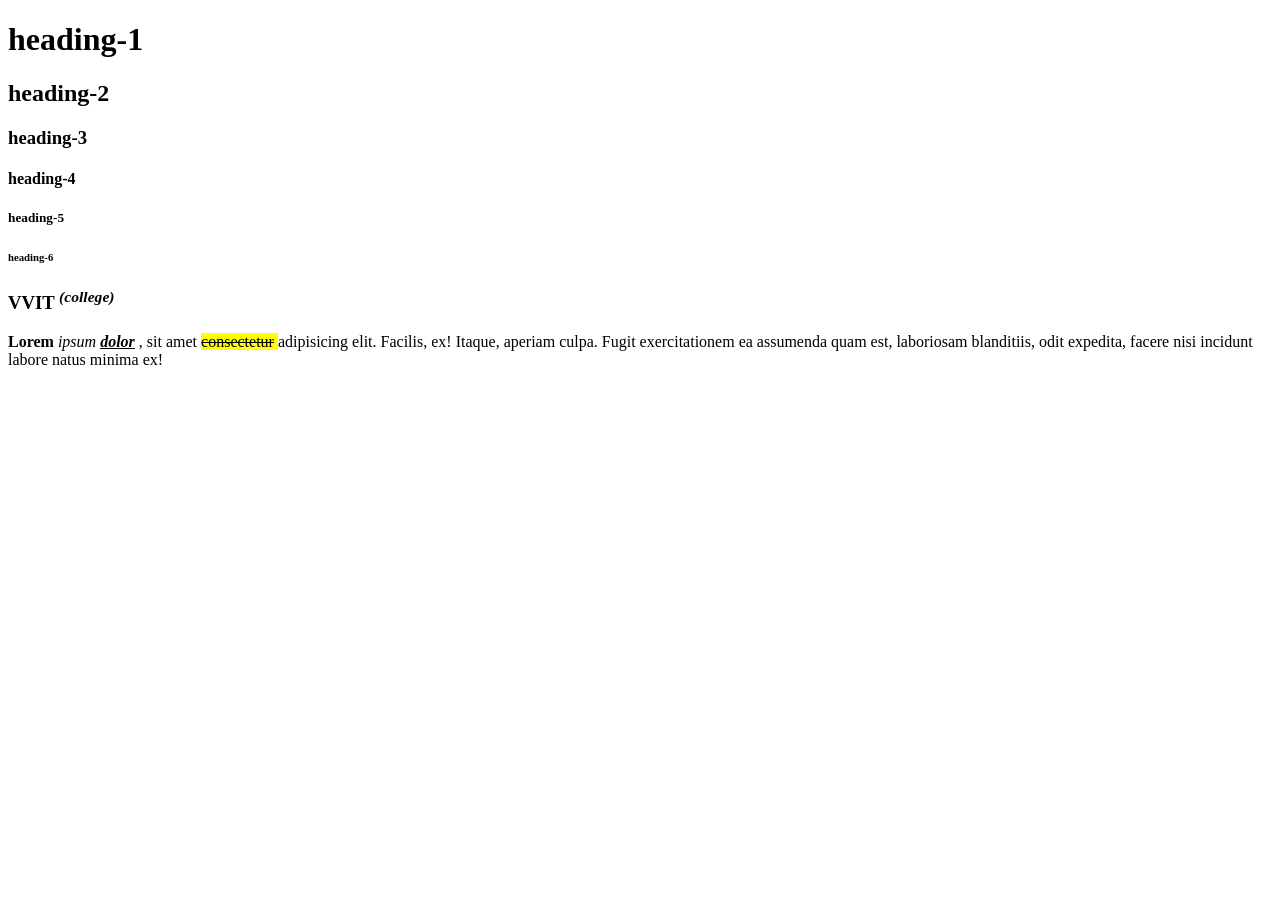
<file: Day2/index.html>
<!DOCTYPE html>
<html lang="en">

<head> <!--meta information , browser information (tab name , tab icon) , stylings  -->
    <meta charset="UTF-8">
    <meta name="viewport" content="width=device-width, initial-scale=1.0">
    <title>Sample HTML page</title> <!--title represent the tab data-->
    <link rel="icon"
        href="https://thumbs.dreamstime.com/b/amazon-logo-white-background-montreal-canada-july-printed-paper-98221126.jpg">
</head>

<body>

    <h1>heading-1</h1>
    <h2>heading-2</h2>
    <h3>heading-3</h3>
    <h4>heading-4</h4>
    <h5>heading-5</h5>
    <h6>heading-6</h6>


    <h3>VVIT <sup><i>(college)</i></sup> </h3>
    <p>
        <b>Lorem</b> <i>ipsum</i> 
        <em>
            <strong>
                <u>dolor</u>
            </strong>
        </em>

        , sit amet <mark>
            <strike>consectetur</strike>
        </mark> adipisicing elit. Facilis, ex! Itaque, aperiam culpa. Fugit
        exercitationem ea assumenda quam est, laboriosam blanditiis, odit expedita, facere nisi incidunt labore
        natus minima ex!
    </p>
</body>

</html>
</file>
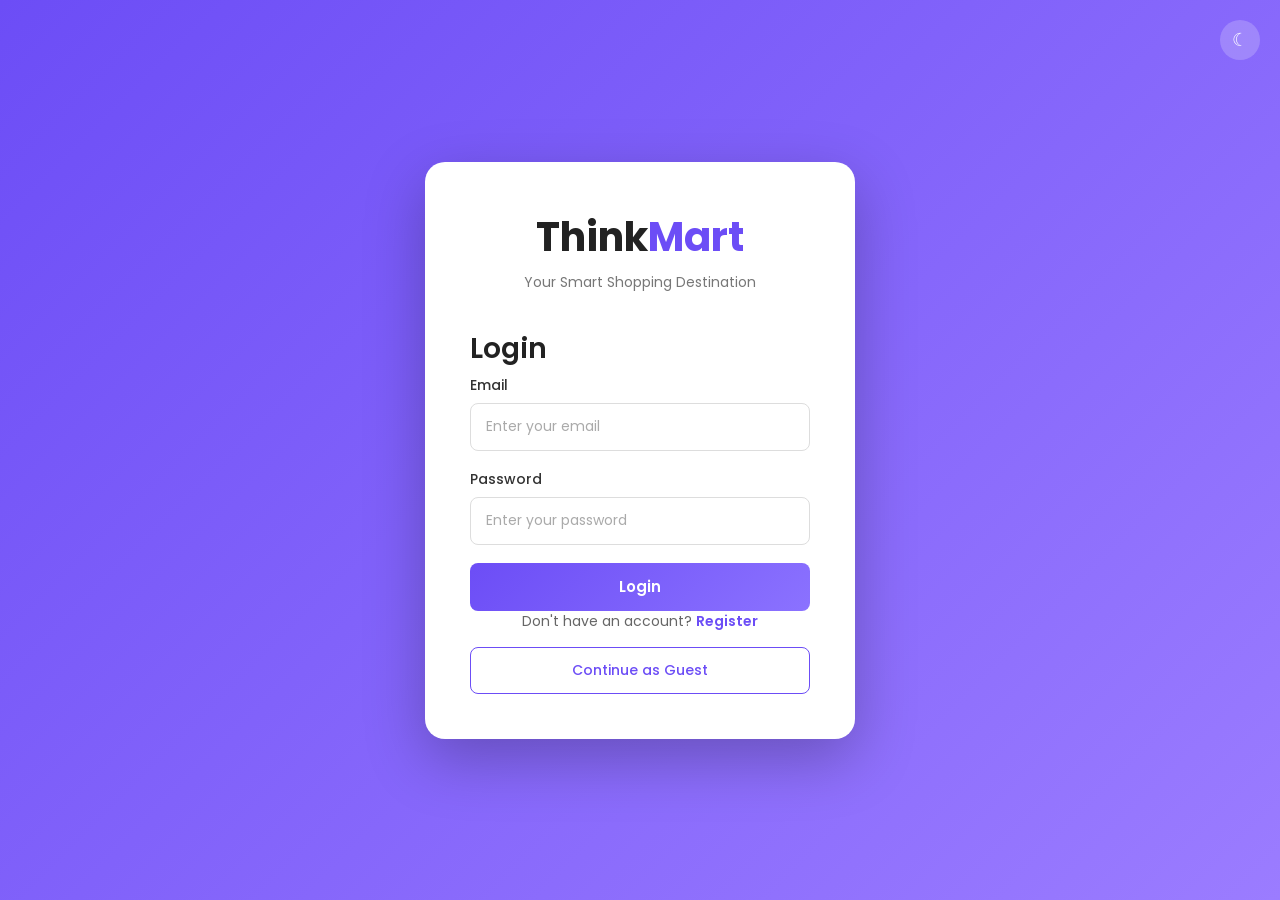
<file: Ecommerce/index.html>
<!DOCTYPE html>
<html lang="en">
<head>
    <meta charset="UTF-8">
    <meta name="viewport" content="width=device-width, initial-scale=1.0">
    <title>ThinkMart - Login</title>
    <link rel="stylesheet" href="styles/index.css">
</head>

<body class="login-body">

    <button class="theme-toggle" type="button" aria-label="Toggle dark mode">☾</button>

        <div class="login-box">
            <h1>Think<span>Mart</span></h1>
            <p class="subtitle">Your Smart Shopping Destination</p>

            <h2>Login</h2>

            <form>
                <label>Email</label>
                <input type="email" placeholder="Enter your email" required>

                <label>Password</label>
                <input type="password" placeholder="Enter your password" required>

                <button type="submit" class="main-btn">Login</button>
            </form>

            <p class="account-text">
                Don't have an account?
                <a href="Register-Page.html">Register</a>
            </p>

            <a href="Home-Page.html" class="guest-link">
                Continue as Guest
            </a>
        </div>

    </div>

    <script>
        const toggle = document.querySelector('.theme-toggle');
        const body = document.body;
        const savedTheme = localStorage.getItem('theme');
        const initialDark = savedTheme ? savedTheme === 'dark' : false;

        body.classList.toggle('dark-mode', initialDark);
        if (toggle) {
            toggle.textContent = initialDark ? '☀' : '☾';
            toggle.addEventListener('click', () => {
                const isDark = body.classList.toggle('dark-mode');
                localStorage.setItem('theme', isDark ? 'dark' : 'light');
                toggle.textContent = isDark ? '☀' : '☾';
            });
        }
    </script>

</body>
</html>
</file>
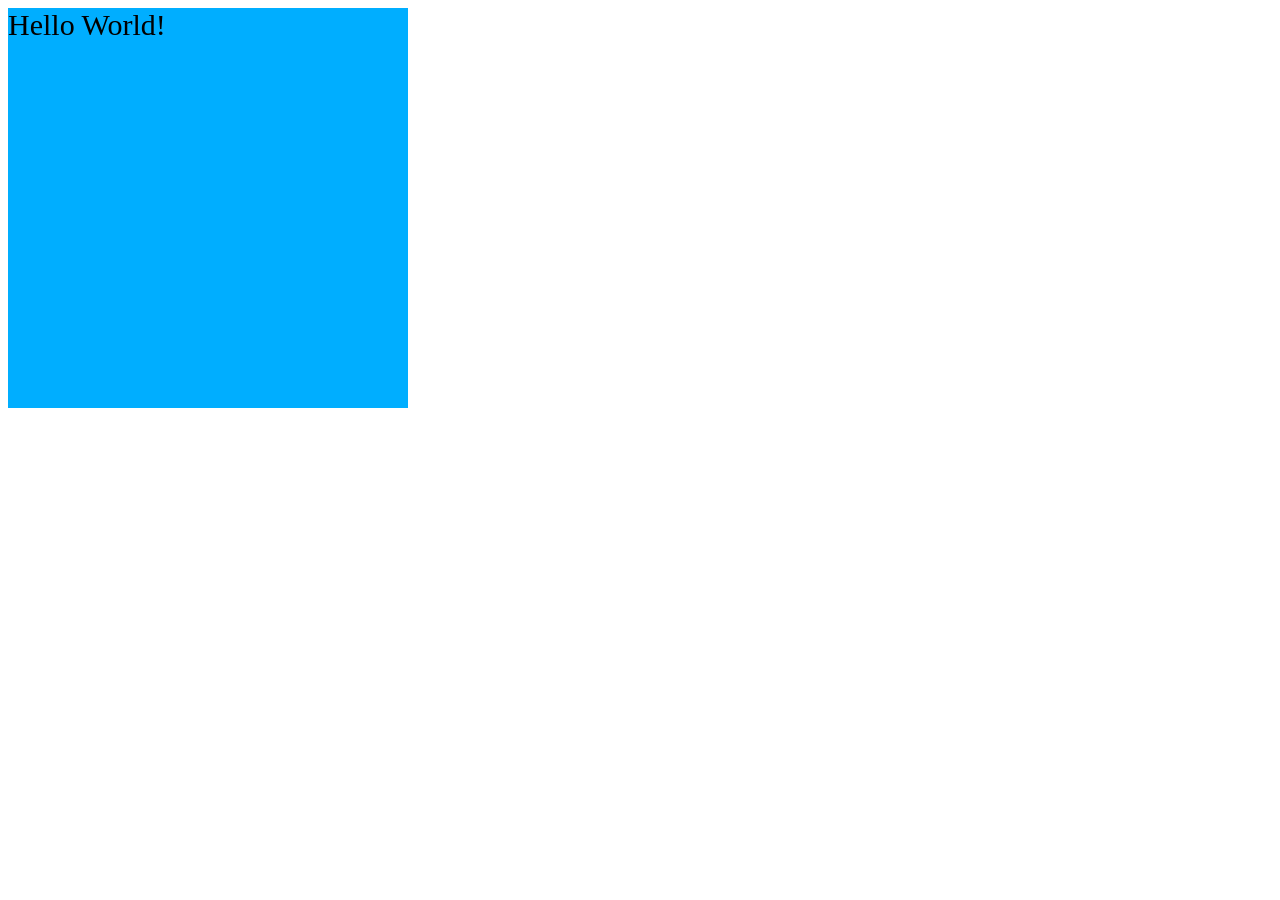
<file: Day7/Transform/index.html>
<html lang="en">
<head>
    <meta charset="UTF-8">
    <meta name="viewport" content="width=device-width, initial-scale=1.0">
    <link rel="stylesheet" href="style.css">    
    <title>Document</title>
</head>
<body>
    <div> Hello World! </div>
</body>
</html>
</file>
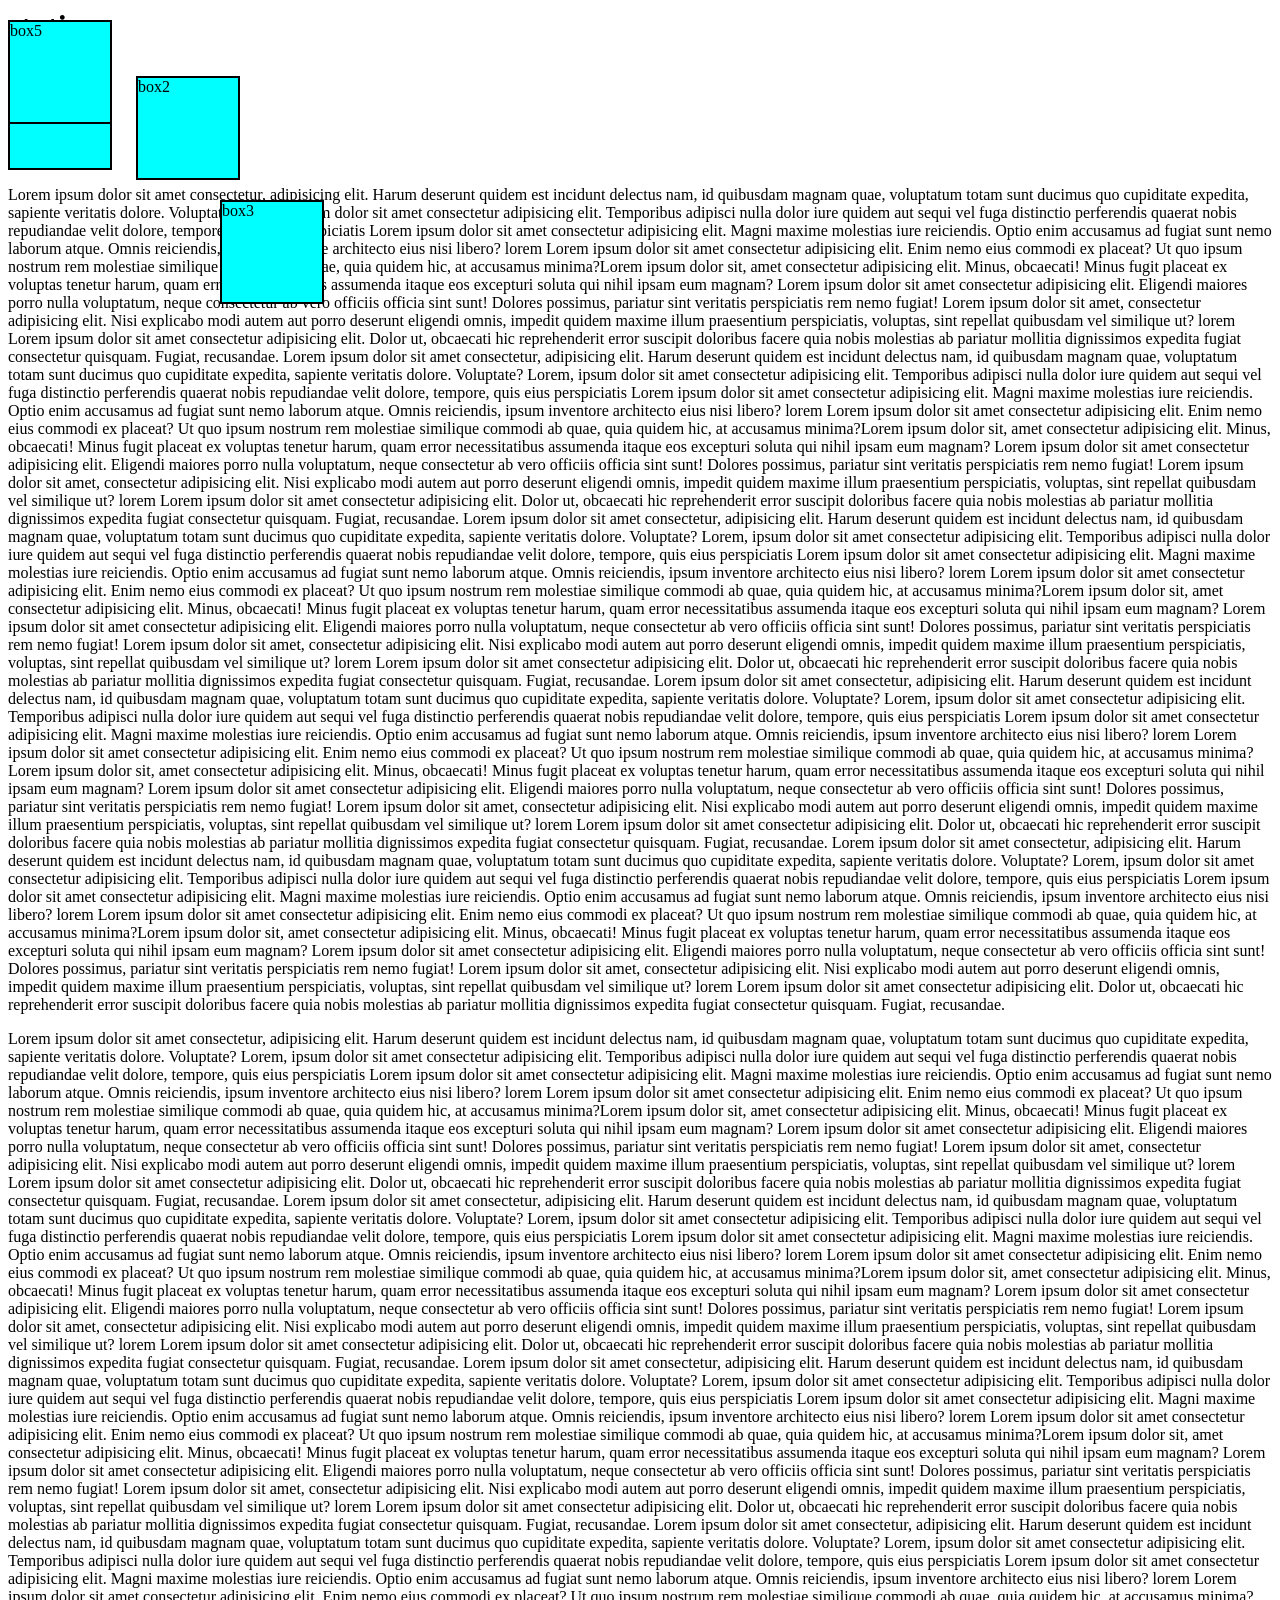
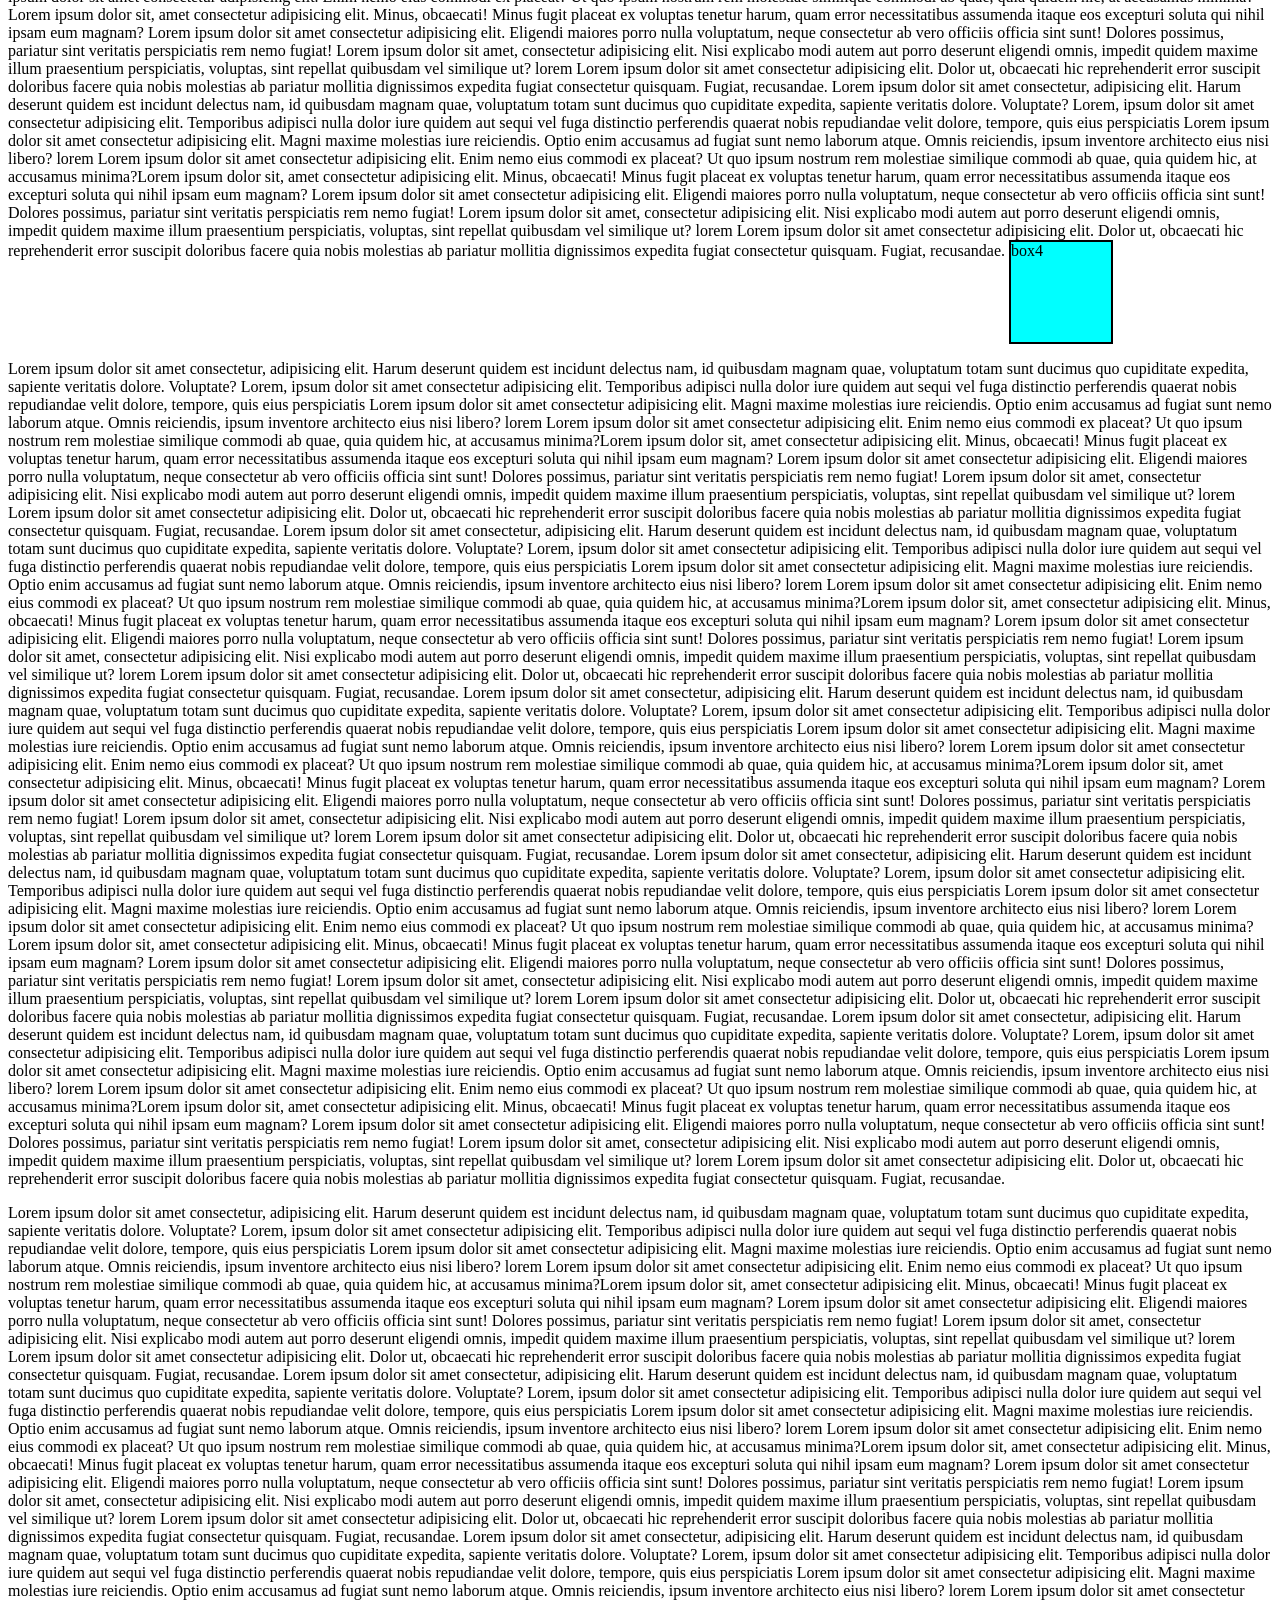
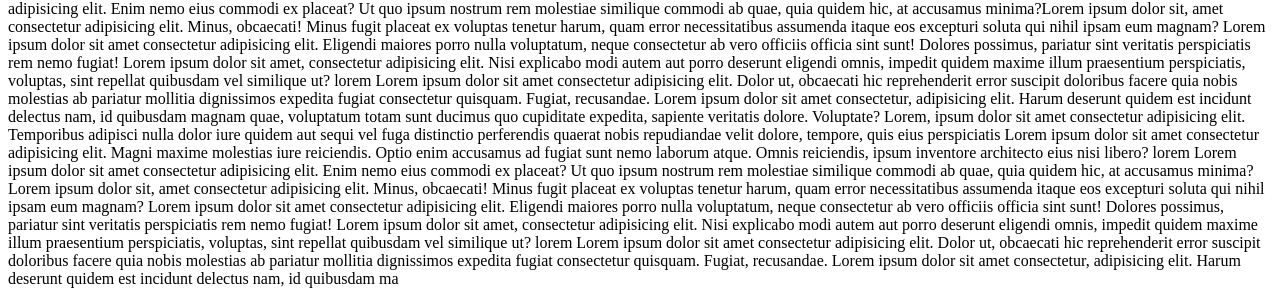
<file: Day8/Position/index.html>
<html lang="en">
<head>
    <meta charset="UTF-8">
    <meta name="viewport" content="width=device-width, initial-scale=1.0">
    <link rel="stylesheet" href="style.css">
    <title>Document</title>
</head>
<body>
    <h1>static</h1>
    <div id="box1">box1</div>
    <div id="box2">box2</div>
    <div id="box3">box3</div>
    <p>Lorem ipsum dolor sit amet consectetur, adipisicing elit. Harum deserunt quidem est incidunt delectus nam, id quibusdam magnam quae, voluptatum totam sunt ducimus quo cupiditate expedita, sapiente veritatis dolore. Voluptate? Lorem, ipsum dolor sit amet consectetur adipisicing elit. Temporibus adipisci nulla dolor iure quidem aut sequi vel fuga distinctio perferendis quaerat nobis repudiandae velit dolore, tempore, quis eius perspiciatis Lorem ipsum dolor sit amet consectetur adipisicing elit. Magni maxime molestias iure reiciendis. Optio enim accusamus ad fugiat sunt nemo laborum atque. Omnis reiciendis, ipsum inventore architecto eius nisi libero? lorem Lorem ipsum dolor sit amet consectetur adipisicing elit. Enim nemo eius commodi ex placeat? Ut quo ipsum nostrum rem molestiae similique commodi ab quae, quia quidem hic, at accusamus minima?Lorem ipsum dolor sit, amet consectetur adipisicing elit. Minus, obcaecati! Minus fugit placeat ex voluptas tenetur harum,
         quam error necessitatibus assumenda itaque eos excepturi soluta qui 
         nihil ipsam eum magnam?
        Lorem ipsum dolor sit amet consectetur adipisicing elit. Eligendi maiores porro nulla voluptatum, neque consectetur ab vero officiis officia sint sunt! Dolores possimus, pariatur sint veritatis perspiciatis rem nemo fugiat!
    Lorem ipsum dolor sit amet, consectetur adipisicing elit. Nisi explicabo modi autem aut porro deserunt eligendi omnis, impedit quidem maxime illum praesentium perspiciatis, voluptas, sint repellat quibusdam vel similique ut?
lorem
Lorem ipsum dolor sit amet consectetur adipisicing elit. Dolor ut, obcaecati hic reprehenderit error suscipit doloribus facere quia nobis molestias ab pariatur mollitia dignissimos expedita fugiat consectetur quisquam. Fugiat, recusandae.
Lorem ipsum dolor sit amet consectetur, adipisicing elit. Harum deserunt quidem est incidunt delectus nam, id quibusdam magnam quae, voluptatum totam sunt ducimus quo cupiditate expedita, sapiente veritatis dolore. Voluptate? Lorem, ipsum dolor sit amet consectetur adipisicing elit. Temporibus adipisci nulla dolor iure quidem aut sequi vel fuga distinctio perferendis quaerat nobis repudiandae velit dolore, tempore, quis eius perspiciatis Lorem ipsum dolor sit amet consectetur adipisicing elit. Magni maxime molestias iure reiciendis. Optio enim accusamus ad fugiat sunt nemo laborum atque. Omnis reiciendis, ipsum inventore architecto eius nisi libero? lorem Lorem ipsum dolor sit amet consectetur adipisicing elit. Enim nemo eius commodi ex placeat? Ut quo ipsum nostrum rem molestiae similique commodi ab quae, quia quidem hic, at accusamus minima?Lorem ipsum dolor sit, amet consectetur adipisicing elit. Minus, obcaecati! Minus fugit placeat ex voluptas tenetur harum, quam error necessitatibus assumenda itaque eos excepturi soluta qui nihil ipsam eum magnam? Lorem ipsum dolor sit amet consectetur adipisicing elit. Eligendi maiores porro nulla voluptatum, neque consectetur ab vero officiis officia sint sunt! Dolores possimus, pariatur sint veritatis perspiciatis rem nemo fugiat! Lorem ipsum dolor sit amet, consectetur adipisicing elit. Nisi explicabo modi autem aut porro deserunt eligendi omnis, impedit quidem maxime illum praesentium perspiciatis, voluptas, sint repellat quibusdam vel similique ut? lorem Lorem ipsum dolor sit amet consectetur adipisicing elit. Dolor ut, obcaecati hic reprehenderit error suscipit doloribus facere quia nobis molestias ab pariatur mollitia dignissimos expedita fugiat consectetur quisquam. Fugiat, recusandae.
Lorem ipsum dolor sit amet consectetur, adipisicing elit. Harum deserunt quidem est incidunt delectus nam, id quibusdam magnam quae, voluptatum totam sunt ducimus quo cupiditate expedita, sapiente veritatis dolore. Voluptate? Lorem, ipsum dolor sit amet consectetur adipisicing elit. Temporibus adipisci nulla dolor iure quidem aut sequi vel fuga distinctio perferendis quaerat nobis repudiandae velit dolore, tempore, quis eius perspiciatis Lorem ipsum dolor sit amet consectetur adipisicing elit. Magni maxime molestias iure reiciendis. Optio enim accusamus ad fugiat sunt nemo laborum atque. Omnis reiciendis, ipsum inventore architecto eius nisi libero? lorem Lorem ipsum dolor sit amet consectetur adipisicing elit. Enim nemo eius commodi ex placeat? Ut quo ipsum nostrum rem molestiae similique commodi ab quae, quia quidem hic, at accusamus minima?Lorem ipsum dolor sit, amet consectetur adipisicing elit. Minus, obcaecati! Minus fugit placeat ex voluptas tenetur harum, quam error necessitatibus assumenda itaque eos excepturi soluta qui nihil ipsam eum magnam? Lorem ipsum dolor sit amet consectetur adipisicing elit. Eligendi maiores porro nulla voluptatum, neque consectetur ab vero officiis officia sint sunt! Dolores possimus, pariatur sint veritatis perspiciatis rem nemo fugiat! Lorem ipsum dolor sit amet, consectetur adipisicing elit. Nisi explicabo modi autem aut porro deserunt eligendi omnis, impedit quidem maxime illum praesentium perspiciatis, voluptas, sint repellat quibusdam vel similique ut? lorem Lorem ipsum dolor sit amet consectetur adipisicing elit. Dolor ut, obcaecati hic reprehenderit error suscipit doloribus facere quia nobis molestias ab pariatur mollitia dignissimos expedita fugiat consectetur quisquam. Fugiat, recusandae.
Lorem ipsum dolor sit amet consectetur, adipisicing elit. Harum deserunt quidem est incidunt delectus nam, id quibusdam magnam quae, voluptatum totam sunt ducimus quo cupiditate expedita, sapiente veritatis dolore. Voluptate? Lorem, ipsum dolor sit amet consectetur adipisicing elit. Temporibus adipisci nulla dolor iure quidem aut sequi vel fuga distinctio perferendis quaerat nobis repudiandae velit dolore, tempore, quis eius perspiciatis Lorem ipsum dolor sit amet consectetur adipisicing elit. Magni maxime molestias iure reiciendis. Optio enim accusamus ad fugiat sunt nemo laborum atque. Omnis reiciendis, ipsum inventore architecto eius nisi libero? lorem Lorem ipsum dolor sit amet consectetur adipisicing elit. Enim nemo eius commodi ex placeat? Ut quo ipsum nostrum rem molestiae similique commodi ab quae, quia quidem hic, at accusamus minima?Lorem ipsum dolor sit, amet consectetur adipisicing elit. Minus, obcaecati! Minus fugit placeat ex voluptas tenetur harum, quam error necessitatibus assumenda itaque eos excepturi soluta qui nihil ipsam eum magnam? Lorem ipsum dolor sit amet consectetur adipisicing elit. Eligendi maiores porro nulla voluptatum, neque consectetur ab vero officiis officia sint sunt! Dolores possimus, pariatur sint veritatis perspiciatis rem nemo fugiat! Lorem ipsum dolor sit amet, consectetur adipisicing elit. Nisi explicabo modi autem aut porro deserunt eligendi omnis, impedit quidem maxime illum praesentium perspiciatis, voluptas, sint repellat quibusdam vel similique ut? lorem Lorem ipsum dolor sit amet consectetur adipisicing elit. Dolor ut, obcaecati hic reprehenderit error suscipit doloribus facere quia nobis molestias ab pariatur mollitia dignissimos expedita fugiat consectetur quisquam. Fugiat, recusandae.
Lorem ipsum dolor sit amet consectetur, adipisicing elit. Harum deserunt quidem est incidunt delectus nam, id quibusdam magnam quae, voluptatum totam sunt ducimus quo cupiditate expedita, sapiente veritatis dolore. Voluptate? Lorem, ipsum dolor sit amet consectetur adipisicing elit. Temporibus adipisci nulla dolor iure quidem aut sequi vel fuga distinctio perferendis quaerat nobis repudiandae velit dolore, tempore, quis eius perspiciatis Lorem ipsum dolor sit amet consectetur adipisicing elit. Magni maxime molestias iure reiciendis. Optio enim accusamus ad fugiat sunt nemo laborum atque. Omnis reiciendis, ipsum inventore architecto eius nisi libero? lorem Lorem ipsum dolor sit amet consectetur adipisicing elit. Enim nemo eius commodi ex placeat? Ut quo ipsum nostrum rem molestiae similique commodi ab quae, quia quidem hic, at accusamus minima?Lorem ipsum dolor sit, amet consectetur adipisicing elit. Minus, obcaecati! Minus fugit placeat ex voluptas tenetur harum, quam error necessitatibus assumenda itaque eos excepturi soluta qui nihil ipsam eum magnam? Lorem ipsum dolor sit amet consectetur adipisicing elit. Eligendi maiores porro nulla voluptatum, neque consectetur ab vero officiis officia sint sunt! Dolores possimus, pariatur sint veritatis perspiciatis rem nemo fugiat! Lorem ipsum dolor sit amet, consectetur adipisicing elit. Nisi explicabo modi autem aut porro deserunt eligendi omnis, impedit quidem maxime illum praesentium perspiciatis, voluptas, sint repellat quibusdam vel similique ut? lorem Lorem ipsum dolor sit amet consectetur adipisicing elit. Dolor ut, obcaecati hic reprehenderit error suscipit doloribus facere quia nobis molestias ab pariatur mollitia dignissimos expedita fugiat consectetur quisquam. Fugiat, recusandae.</p>
Lorem ipsum dolor sit amet consectetur, adipisicing elit. Harum deserunt quidem est incidunt delectus nam, id quibusdam magnam quae, voluptatum totam sunt ducimus quo cupiditate expedita, sapiente veritatis dolore. Voluptate? Lorem, ipsum dolor sit amet consectetur adipisicing elit. Temporibus adipisci nulla dolor iure quidem aut sequi vel fuga distinctio perferendis quaerat nobis repudiandae velit dolore, tempore, quis eius perspiciatis Lorem ipsum dolor sit amet consectetur adipisicing elit. Magni maxime molestias iure reiciendis. Optio enim accusamus ad fugiat sunt nemo laborum atque. Omnis reiciendis, ipsum inventore architecto eius nisi libero? lorem Lorem ipsum dolor sit amet consectetur adipisicing elit. Enim nemo eius commodi ex placeat? Ut quo ipsum nostrum rem molestiae similique commodi ab quae, quia quidem hic, at accusamus minima?Lorem ipsum dolor sit, amet consectetur adipisicing elit. Minus, obcaecati! Minus fugit placeat ex voluptas tenetur harum, quam error necessitatibus assumenda itaque eos excepturi soluta qui nihil ipsam eum magnam? Lorem ipsum dolor sit amet consectetur adipisicing elit. Eligendi maiores porro nulla voluptatum, neque consectetur ab vero officiis officia sint sunt! Dolores possimus, pariatur sint veritatis perspiciatis rem nemo fugiat! Lorem ipsum dolor sit amet, consectetur adipisicing elit. Nisi explicabo modi autem aut porro deserunt eligendi omnis, impedit quidem maxime illum praesentium perspiciatis, voluptas, sint repellat quibusdam vel similique ut? lorem Lorem ipsum dolor sit amet consectetur adipisicing elit. Dolor ut, obcaecati hic reprehenderit error suscipit doloribus facere quia nobis molestias ab pariatur mollitia dignissimos expedita fugiat consectetur quisquam. Fugiat, recusandae.
Lorem ipsum dolor sit amet consectetur, adipisicing elit. Harum deserunt quidem est incidunt delectus nam, id quibusdam magnam quae, voluptatum totam sunt ducimus quo cupiditate expedita, sapiente veritatis dolore. Voluptate? Lorem, ipsum dolor sit amet consectetur adipisicing elit. Temporibus adipisci nulla dolor iure quidem aut sequi vel fuga distinctio perferendis quaerat nobis repudiandae velit dolore, tempore, quis eius perspiciatis Lorem ipsum dolor sit amet consectetur adipisicing elit. Magni maxime molestias iure reiciendis. Optio enim accusamus ad fugiat sunt nemo laborum atque. Omnis reiciendis, ipsum inventore architecto eius nisi libero? lorem Lorem ipsum dolor sit amet consectetur adipisicing elit. Enim nemo eius commodi ex placeat? Ut quo ipsum nostrum rem molestiae similique commodi ab quae, quia quidem hic, at accusamus minima?Lorem ipsum dolor sit, amet consectetur adipisicing elit. Minus, obcaecati! Minus fugit placeat ex voluptas tenetur harum, quam error necessitatibus assumenda itaque eos excepturi soluta qui nihil ipsam eum magnam? Lorem ipsum dolor sit amet consectetur adipisicing elit. Eligendi maiores porro nulla voluptatum, neque consectetur ab vero officiis officia sint sunt! Dolores possimus, pariatur sint veritatis perspiciatis rem nemo fugiat! Lorem ipsum dolor sit amet, consectetur adipisicing elit. Nisi explicabo modi autem aut porro deserunt eligendi omnis, impedit quidem maxime illum praesentium perspiciatis, voluptas, sint repellat quibusdam vel similique ut? lorem Lorem ipsum dolor sit amet consectetur adipisicing elit. Dolor ut, obcaecati hic reprehenderit error suscipit doloribus facere quia nobis molestias ab pariatur mollitia dignissimos expedita fugiat consectetur quisquam. Fugiat, recusandae.
Lorem ipsum dolor sit amet consectetur, adipisicing elit. Harum deserunt quidem est incidunt delectus nam, id quibusdam magnam quae, voluptatum totam sunt ducimus quo cupiditate expedita, sapiente veritatis dolore. Voluptate? Lorem, ipsum dolor sit amet consectetur adipisicing elit. Temporibus adipisci nulla dolor iure quidem aut sequi vel fuga distinctio perferendis quaerat nobis repudiandae velit dolore, tempore, quis eius perspiciatis Lorem ipsum dolor sit amet consectetur adipisicing elit. Magni maxime molestias iure reiciendis. Optio enim accusamus ad fugiat sunt nemo laborum atque. Omnis reiciendis, ipsum inventore architecto eius nisi libero? lorem Lorem ipsum dolor sit amet consectetur adipisicing elit. Enim nemo eius commodi ex placeat? Ut quo ipsum nostrum rem molestiae similique commodi ab quae, quia quidem hic, at accusamus minima?Lorem ipsum dolor sit, amet consectetur adipisicing elit. Minus, obcaecati! Minus fugit placeat ex voluptas tenetur harum, quam error necessitatibus assumenda itaque eos excepturi soluta qui nihil ipsam eum magnam? Lorem ipsum dolor sit amet consectetur adipisicing elit. Eligendi maiores porro nulla voluptatum, neque consectetur ab vero officiis officia sint sunt! Dolores possimus, pariatur sint veritatis perspiciatis rem nemo fugiat! Lorem ipsum dolor sit amet, consectetur adipisicing elit. Nisi explicabo modi autem aut porro deserunt eligendi omnis, impedit quidem maxime illum praesentium perspiciatis, voluptas, sint repellat quibusdam vel similique ut? lorem Lorem ipsum dolor sit amet consectetur adipisicing elit. Dolor ut, obcaecati hic reprehenderit error suscipit doloribus facere quia nobis molestias ab pariatur mollitia dignissimos expedita fugiat consectetur quisquam. Fugiat, recusandae.
Lorem ipsum dolor sit amet consectetur, adipisicing elit. Harum deserunt quidem est incidunt delectus nam, id quibusdam magnam quae, voluptatum totam sunt ducimus quo cupiditate expedita, sapiente veritatis dolore. Voluptate? Lorem, ipsum dolor sit amet consectetur adipisicing elit. Temporibus adipisci nulla dolor iure quidem aut sequi vel fuga distinctio perferendis quaerat nobis repudiandae velit dolore, tempore, quis eius perspiciatis Lorem ipsum dolor sit amet consectetur adipisicing elit. Magni maxime molestias iure reiciendis. Optio enim accusamus ad fugiat sunt nemo laborum atque. Omnis reiciendis, ipsum inventore architecto eius nisi libero? lorem Lorem ipsum dolor sit amet consectetur adipisicing elit. Enim nemo eius commodi ex placeat? Ut quo ipsum nostrum rem molestiae similique commodi ab quae, quia quidem hic, at accusamus minima?Lorem ipsum dolor sit, amet consectetur adipisicing elit. Minus, obcaecati! Minus fugit placeat ex voluptas tenetur harum, quam error necessitatibus assumenda itaque eos excepturi soluta qui nihil ipsam eum magnam? Lorem ipsum dolor sit amet consectetur adipisicing elit. Eligendi maiores porro nulla voluptatum, neque consectetur ab vero officiis officia sint sunt! Dolores possimus, pariatur sint veritatis perspiciatis rem nemo fugiat! Lorem ipsum dolor sit amet, consectetur adipisicing elit. Nisi explicabo modi autem aut porro deserunt eligendi omnis, impedit quidem maxime illum praesentium perspiciatis, voluptas, sint repellat quibusdam vel similique ut? lorem Lorem ipsum dolor sit amet consectetur adipisicing elit. Dolor ut, obcaecati hic reprehenderit error suscipit doloribus facere quia nobis molestias ab pariatur mollitia dignissimos expedita fugiat consectetur quisquam. Fugiat, recusandae.
Lorem ipsum dolor sit amet consectetur, adipisicing elit. Harum deserunt quidem est incidunt delectus nam, id quibusdam magnam quae, voluptatum totam sunt ducimus quo cupiditate expedita, sapiente veritatis dolore. Voluptate? Lorem, ipsum dolor sit amet consectetur adipisicing elit. Temporibus adipisci nulla dolor iure quidem aut sequi vel fuga distinctio perferendis quaerat nobis repudiandae velit dolore, tempore, quis eius perspiciatis Lorem ipsum dolor sit amet consectetur adipisicing elit. Magni maxime molestias iure reiciendis. Optio enim accusamus ad fugiat sunt nemo laborum atque. Omnis reiciendis, ipsum inventore architecto eius nisi libero? lorem Lorem ipsum dolor sit amet consectetur adipisicing elit. Enim nemo eius commodi ex placeat? Ut quo ipsum nostrum rem molestiae similique commodi ab quae, quia quidem hic, at accusamus minima?Lorem ipsum dolor sit, amet consectetur adipisicing elit. Minus, obcaecati! Minus fugit placeat ex voluptas tenetur harum, quam error necessitatibus assumenda itaque eos excepturi soluta qui nihil ipsam eum magnam? Lorem ipsum dolor sit amet consectetur adipisicing elit. Eligendi maiores porro nulla voluptatum, neque consectetur ab vero officiis officia sint sunt! Dolores possimus, pariatur sint veritatis perspiciatis rem nemo fugiat! Lorem ipsum dolor sit amet, consectetur adipisicing elit. Nisi explicabo modi autem aut porro deserunt eligendi omnis, impedit quidem maxime illum praesentium perspiciatis, voluptas, sint repellat quibusdam vel similique ut? lorem Lorem ipsum dolor sit amet consectetur adipisicing elit. Dolor ut, obcaecati hic reprehenderit error suscipit doloribus facere quia nobis molestias ab pariatur mollitia dignissimos expedita fugiat consectetur quisquam. Fugiat, recusandae.
    <div id="box4">box4</div>
    <p>
    <p>Lorem ipsum dolor sit amet consectetur, adipisicing elit. Harum deserunt quidem est incidunt delectus nam, id quibusdam magnam quae, voluptatum totam sunt ducimus quo cupiditate expedita, sapiente veritatis dolore. Voluptate? Lorem, ipsum dolor sit amet consectetur adipisicing elit. Temporibus adipisci nulla dolor iure quidem aut sequi vel fuga distinctio perferendis quaerat nobis repudiandae velit dolore, tempore, quis eius perspiciatis Lorem ipsum dolor sit amet consectetur adipisicing elit. Magni maxime molestias iure reiciendis. Optio enim accusamus ad fugiat sunt nemo laborum atque. Omnis reiciendis, ipsum inventore architecto eius nisi libero? lorem Lorem ipsum dolor sit amet consectetur adipisicing elit. Enim nemo eius commodi ex placeat? Ut quo ipsum nostrum rem molestiae similique commodi ab quae, quia quidem hic, at accusamus minima?Lorem ipsum dolor sit, amet consectetur adipisicing elit. Minus, obcaecati! Minus fugit placeat ex voluptas tenetur harum,
         quam error necessitatibus assumenda itaque eos excepturi soluta qui 
         nihil ipsam eum magnam?
        Lorem ipsum dolor sit amet consectetur adipisicing elit. Eligendi maiores porro nulla voluptatum, neque consectetur ab vero officiis officia sint sunt! Dolores possimus, pariatur sint veritatis perspiciatis rem nemo fugiat!
    Lorem ipsum dolor sit amet, consectetur adipisicing elit. Nisi explicabo modi autem aut porro deserunt eligendi omnis, impedit quidem maxime illum praesentium perspiciatis, voluptas, sint repellat quibusdam vel similique ut?
lorem
Lorem ipsum dolor sit amet consectetur adipisicing elit. Dolor ut, obcaecati hic reprehenderit error suscipit doloribus facere quia nobis molestias ab pariatur mollitia dignissimos expedita fugiat consectetur quisquam. Fugiat, recusandae.
Lorem ipsum dolor sit amet consectetur, adipisicing elit. Harum deserunt quidem est incidunt delectus nam, id quibusdam magnam quae, voluptatum totam sunt ducimus quo cupiditate expedita, sapiente veritatis dolore. Voluptate? Lorem, ipsum dolor sit amet consectetur adipisicing elit. Temporibus adipisci nulla dolor iure quidem aut sequi vel fuga distinctio perferendis quaerat nobis repudiandae velit dolore, tempore, quis eius perspiciatis Lorem ipsum dolor sit amet consectetur adipisicing elit. Magni maxime molestias iure reiciendis. Optio enim accusamus ad fugiat sunt nemo laborum atque. Omnis reiciendis, ipsum inventore architecto eius nisi libero? lorem Lorem ipsum dolor sit amet consectetur adipisicing elit. Enim nemo eius commodi ex placeat? Ut quo ipsum nostrum rem molestiae similique commodi ab quae, quia quidem hic, at accusamus minima?Lorem ipsum dolor sit, amet consectetur adipisicing elit. Minus, obcaecati! Minus fugit placeat ex voluptas tenetur harum, quam error necessitatibus assumenda itaque eos excepturi soluta qui nihil ipsam eum magnam? Lorem ipsum dolor sit amet consectetur adipisicing elit. Eligendi maiores porro nulla voluptatum, neque consectetur ab vero officiis officia sint sunt! Dolores possimus, pariatur sint veritatis perspiciatis rem nemo fugiat! Lorem ipsum dolor sit amet, consectetur adipisicing elit. Nisi explicabo modi autem aut porro deserunt eligendi omnis, impedit quidem maxime illum praesentium perspiciatis, voluptas, sint repellat quibusdam vel similique ut? lorem Lorem ipsum dolor sit amet consectetur adipisicing elit. Dolor ut, obcaecati hic reprehenderit error suscipit doloribus facere quia nobis molestias ab pariatur mollitia dignissimos expedita fugiat consectetur quisquam. Fugiat, recusandae.
Lorem ipsum dolor sit amet consectetur, adipisicing elit. Harum deserunt quidem est incidunt delectus nam, id quibusdam magnam quae, voluptatum totam sunt ducimus quo cupiditate expedita, sapiente veritatis dolore. Voluptate? Lorem, ipsum dolor sit amet consectetur adipisicing elit. Temporibus adipisci nulla dolor iure quidem aut sequi vel fuga distinctio perferendis quaerat nobis repudiandae velit dolore, tempore, quis eius perspiciatis Lorem ipsum dolor sit amet consectetur adipisicing elit. Magni maxime molestias iure reiciendis. Optio enim accusamus ad fugiat sunt nemo laborum atque. Omnis reiciendis, ipsum inventore architecto eius nisi libero? lorem Lorem ipsum dolor sit amet consectetur adipisicing elit. Enim nemo eius commodi ex placeat? Ut quo ipsum nostrum rem molestiae similique commodi ab quae, quia quidem hic, at accusamus minima?Lorem ipsum dolor sit, amet consectetur adipisicing elit. Minus, obcaecati! Minus fugit placeat ex voluptas tenetur harum, quam error necessitatibus assumenda itaque eos excepturi soluta qui nihil ipsam eum magnam? Lorem ipsum dolor sit amet consectetur adipisicing elit. Eligendi maiores porro nulla voluptatum, neque consectetur ab vero officiis officia sint sunt! Dolores possimus, pariatur sint veritatis perspiciatis rem nemo fugiat! Lorem ipsum dolor sit amet, consectetur adipisicing elit. Nisi explicabo modi autem aut porro deserunt eligendi omnis, impedit quidem maxime illum praesentium perspiciatis, voluptas, sint repellat quibusdam vel similique ut? lorem Lorem ipsum dolor sit amet consectetur adipisicing elit. Dolor ut, obcaecati hic reprehenderit error suscipit doloribus facere quia nobis molestias ab pariatur mollitia dignissimos expedita fugiat consectetur quisquam. Fugiat, recusandae.
Lorem ipsum dolor sit amet consectetur, adipisicing elit. Harum deserunt quidem est incidunt delectus nam, id quibusdam magnam quae, voluptatum totam sunt ducimus quo cupiditate expedita, sapiente veritatis dolore. Voluptate? Lorem, ipsum dolor sit amet consectetur adipisicing elit. Temporibus adipisci nulla dolor iure quidem aut sequi vel fuga distinctio perferendis quaerat nobis repudiandae velit dolore, tempore, quis eius perspiciatis Lorem ipsum dolor sit amet consectetur adipisicing elit. Magni maxime molestias iure reiciendis. Optio enim accusamus ad fugiat sunt nemo laborum atque. Omnis reiciendis, ipsum inventore architecto eius nisi libero? lorem Lorem ipsum dolor sit amet consectetur adipisicing elit. Enim nemo eius commodi ex placeat? Ut quo ipsum nostrum rem molestiae similique commodi ab quae, quia quidem hic, at accusamus minima?Lorem ipsum dolor sit, amet consectetur adipisicing elit. Minus, obcaecati! Minus fugit placeat ex voluptas tenetur harum, quam error necessitatibus assumenda itaque eos excepturi soluta qui nihil ipsam eum magnam? Lorem ipsum dolor sit amet consectetur adipisicing elit. Eligendi maiores porro nulla voluptatum, neque consectetur ab vero officiis officia sint sunt! Dolores possimus, pariatur sint veritatis perspiciatis rem nemo fugiat! Lorem ipsum dolor sit amet, consectetur adipisicing elit. Nisi explicabo modi autem aut porro deserunt eligendi omnis, impedit quidem maxime illum praesentium perspiciatis, voluptas, sint repellat quibusdam vel similique ut? lorem Lorem ipsum dolor sit amet consectetur adipisicing elit. Dolor ut, obcaecati hic reprehenderit error suscipit doloribus facere quia nobis molestias ab pariatur mollitia dignissimos expedita fugiat consectetur quisquam. Fugiat, recusandae.
Lorem ipsum dolor sit amet consectetur, adipisicing elit. Harum deserunt quidem est incidunt delectus nam, id quibusdam magnam quae, voluptatum totam sunt ducimus quo cupiditate expedita, sapiente veritatis dolore. Voluptate? Lorem, ipsum dolor sit amet consectetur adipisicing elit. Temporibus adipisci nulla dolor iure quidem aut sequi vel fuga distinctio perferendis quaerat nobis repudiandae velit dolore, tempore, quis eius perspiciatis Lorem ipsum dolor sit amet consectetur adipisicing elit. Magni maxime molestias iure reiciendis. Optio enim accusamus ad fugiat sunt nemo laborum atque. Omnis reiciendis, ipsum inventore architecto eius nisi libero? lorem Lorem ipsum dolor sit amet consectetur adipisicing elit. Enim nemo eius commodi ex placeat? Ut quo ipsum nostrum rem molestiae similique commodi ab quae, quia quidem hic, at accusamus minima?Lorem ipsum dolor sit, amet consectetur adipisicing elit. Minus, obcaecati! Minus fugit placeat ex voluptas tenetur harum, quam error necessitatibus assumenda itaque eos excepturi soluta qui nihil ipsam eum magnam? Lorem ipsum dolor sit amet consectetur adipisicing elit. Eligendi maiores porro nulla voluptatum, neque consectetur ab vero officiis officia sint sunt! Dolores possimus, pariatur sint veritatis perspiciatis rem nemo fugiat! Lorem ipsum dolor sit amet, consectetur adipisicing elit. Nisi explicabo modi autem aut porro deserunt eligendi omnis, impedit quidem maxime illum praesentium perspiciatis, voluptas, sint repellat quibusdam vel similique ut? lorem Lorem ipsum dolor sit amet consectetur adipisicing elit. Dolor ut, obcaecati hic reprehenderit error suscipit doloribus facere quia nobis molestias ab pariatur mollitia dignissimos expedita fugiat consectetur quisquam. Fugiat, recusandae.</p>
Lorem ipsum dolor sit amet consectetur, adipisicing elit. Harum deserunt quidem est incidunt delectus nam, id quibusdam magnam quae, voluptatum totam sunt ducimus quo cupiditate expedita, sapiente veritatis dolore. Voluptate? Lorem, ipsum dolor sit amet consectetur adipisicing elit. Temporibus adipisci nulla dolor iure quidem aut sequi vel fuga distinctio perferendis quaerat nobis repudiandae velit dolore, tempore, quis eius perspiciatis Lorem ipsum dolor sit amet consectetur adipisicing elit. Magni maxime molestias iure reiciendis. Optio enim accusamus ad fugiat sunt nemo laborum atque. Omnis reiciendis, ipsum inventore architecto eius nisi libero? lorem Lorem ipsum dolor sit amet consectetur adipisicing elit. Enim nemo eius commodi ex placeat? Ut quo ipsum nostrum rem molestiae similique commodi ab quae, quia quidem hic, at accusamus minima?Lorem ipsum dolor sit, amet consectetur adipisicing elit. Minus, obcaecati! Minus fugit placeat ex voluptas tenetur harum, quam error necessitatibus assumenda itaque eos excepturi soluta qui nihil ipsam eum magnam? Lorem ipsum dolor sit amet consectetur adipisicing elit. Eligendi maiores porro nulla voluptatum, neque consectetur ab vero officiis officia sint sunt! Dolores possimus, pariatur sint veritatis perspiciatis rem nemo fugiat! Lorem ipsum dolor sit amet, consectetur adipisicing elit. Nisi explicabo modi autem aut porro deserunt eligendi omnis, impedit quidem maxime illum praesentium perspiciatis, voluptas, sint repellat quibusdam vel similique ut? lorem Lorem ipsum dolor sit amet consectetur adipisicing elit. Dolor ut, obcaecati hic reprehenderit error suscipit doloribus facere quia nobis molestias ab pariatur mollitia dignissimos expedita fugiat consectetur quisquam. Fugiat, recusandae.
Lorem ipsum dolor sit amet consectetur, adipisicing elit. Harum deserunt quidem est incidunt delectus nam, id quibusdam magnam quae, voluptatum totam sunt ducimus quo cupiditate expedita, sapiente veritatis dolore. Voluptate? Lorem, ipsum dolor sit amet consectetur adipisicing elit. Temporibus adipisci nulla dolor iure quidem aut sequi vel fuga distinctio perferendis quaerat nobis repudiandae velit dolore, tempore, quis eius perspiciatis Lorem ipsum dolor sit amet consectetur adipisicing elit. Magni maxime molestias iure reiciendis. Optio enim accusamus ad fugiat sunt nemo laborum atque. Omnis reiciendis, ipsum inventore architecto eius nisi libero? lorem Lorem ipsum dolor sit amet consectetur adipisicing elit. Enim nemo eius commodi ex placeat? Ut quo ipsum nostrum rem molestiae similique commodi ab quae, quia quidem hic, at accusamus minima?Lorem ipsum dolor sit, amet consectetur adipisicing elit. Minus, obcaecati! Minus fugit placeat ex voluptas tenetur harum, quam error necessitatibus assumenda itaque eos excepturi soluta qui nihil ipsam eum magnam? Lorem ipsum dolor sit amet consectetur adipisicing elit. Eligendi maiores porro nulla voluptatum, neque consectetur ab vero officiis officia sint sunt! Dolores possimus, pariatur sint veritatis perspiciatis rem nemo fugiat! Lorem ipsum dolor sit amet, consectetur adipisicing elit. Nisi explicabo modi autem aut porro deserunt eligendi omnis, impedit quidem maxime illum praesentium perspiciatis, voluptas, sint repellat quibusdam vel similique ut? lorem Lorem ipsum dolor sit amet consectetur adipisicing elit. Dolor ut, obcaecati hic reprehenderit error suscipit doloribus facere quia nobis molestias ab pariatur mollitia dignissimos expedita fugiat consectetur quisquam. Fugiat, recusandae.
Lorem ipsum dolor sit amet consectetur, adipisicing elit. Harum deserunt quidem est incidunt delectus nam, id quibusdam magnam quae, voluptatum totam sunt ducimus quo cupiditate expedita, sapiente veritatis dolore. Voluptate? Lorem, ipsum dolor sit amet consectetur adipisicing elit. Temporibus adipisci nulla dolor iure quidem aut sequi vel fuga distinctio perferendis quaerat nobis repudiandae velit dolore, tempore, quis eius perspiciatis Lorem ipsum dolor sit amet consectetur adipisicing elit. Magni maxime molestias iure reiciendis. Optio enim accusamus ad fugiat sunt nemo laborum atque. Omnis reiciendis, ipsum inventore architecto eius nisi libero? lorem Lorem ipsum dolor sit amet consectetur adipisicing elit. Enim nemo eius commodi ex placeat? Ut quo ipsum nostrum rem molestiae similique commodi ab quae, quia quidem hic, at accusamus minima?Lorem ipsum dolor sit, amet consectetur adipisicing elit. Minus, obcaecati! Minus fugit placeat ex voluptas tenetur harum, quam error necessitatibus assumenda itaque eos excepturi soluta qui nihil ipsam eum magnam? Lorem ipsum dolor sit amet consectetur adipisicing elit. Eligendi maiores porro nulla voluptatum, neque consectetur ab vero officiis officia sint sunt! Dolores possimus, pariatur sint veritatis perspiciatis rem nemo fugiat! Lorem ipsum dolor sit amet, consectetur adipisicing elit. Nisi explicabo modi autem aut porro deserunt eligendi omnis, impedit quidem maxime illum praesentium perspiciatis, voluptas, sint repellat quibusdam vel similique ut? lorem Lorem ipsum dolor sit amet consectetur adipisicing elit. Dolor ut, obcaecati hic reprehenderit error suscipit doloribus facere quia nobis molestias ab pariatur mollitia dignissimos expedita fugiat consectetur quisquam. Fugiat, recusandae.
Lorem ipsum dolor sit amet consectetur, adipisicing elit. Harum deserunt quidem est incidunt delectus nam, id quibusdam magnam quae, voluptatum totam sunt ducimus quo cupiditate expedita, sapiente veritatis dolore. Voluptate? Lorem, ipsum dolor sit amet consectetur adipisicing elit. Temporibus adipisci nulla dolor iure quidem aut sequi vel fuga distinctio perferendis quaerat nobis repudiandae velit dolore, tempore, quis eius perspiciatis Lorem ipsum dolor sit amet consectetur adipisicing elit. Magni maxime molestias iure reiciendis. Optio enim accusamus ad fugiat sunt nemo laborum atque. Omnis reiciendis, ipsum inventore architecto eius nisi libero? lorem Lorem ipsum dolor sit amet consectetur adipisicing elit. Enim nemo eius commodi ex placeat? Ut quo ipsum nostrum rem molestiae similique commodi ab quae, quia quidem hic, at accusamus minima?Lorem ipsum dolor sit, amet consectetur adipisicing elit. Minus, obcaecati! Minus fugit placeat ex voluptas tenetur harum, quam error necessitatibus assumenda itaque eos excepturi soluta qui nihil ipsam eum magnam? Lorem ipsum dolor sit amet consectetur adipisicing elit. Eligendi maiores porro nulla voluptatum, neque consectetur ab vero officiis officia sint sunt! Dolores possimus, pariatur sint veritatis perspiciatis rem nemo fugiat! Lorem ipsum dolor sit amet, consectetur adipisicing elit. Nisi explicabo modi autem aut porro deserunt eligendi omnis, impedit quidem maxime illum praesentium perspiciatis, voluptas, sint repellat quibusdam vel similique ut? lorem Lorem ipsum dolor sit amet consectetur adipisicing elit. Dolor ut, obcaecati hic reprehenderit error suscipit doloribus facere quia nobis molestias ab pariatur mollitia dignissimos expedita fugiat consectetur quisquam. Fugiat, recusandae.
Lorem ipsum dolor sit amet consectetur, adipisicing elit. Harum deserunt quidem est incidunt delectus nam, id quibusdam ma</p>
    <div id="box5">box5</div>
</body>
</html>
</file>
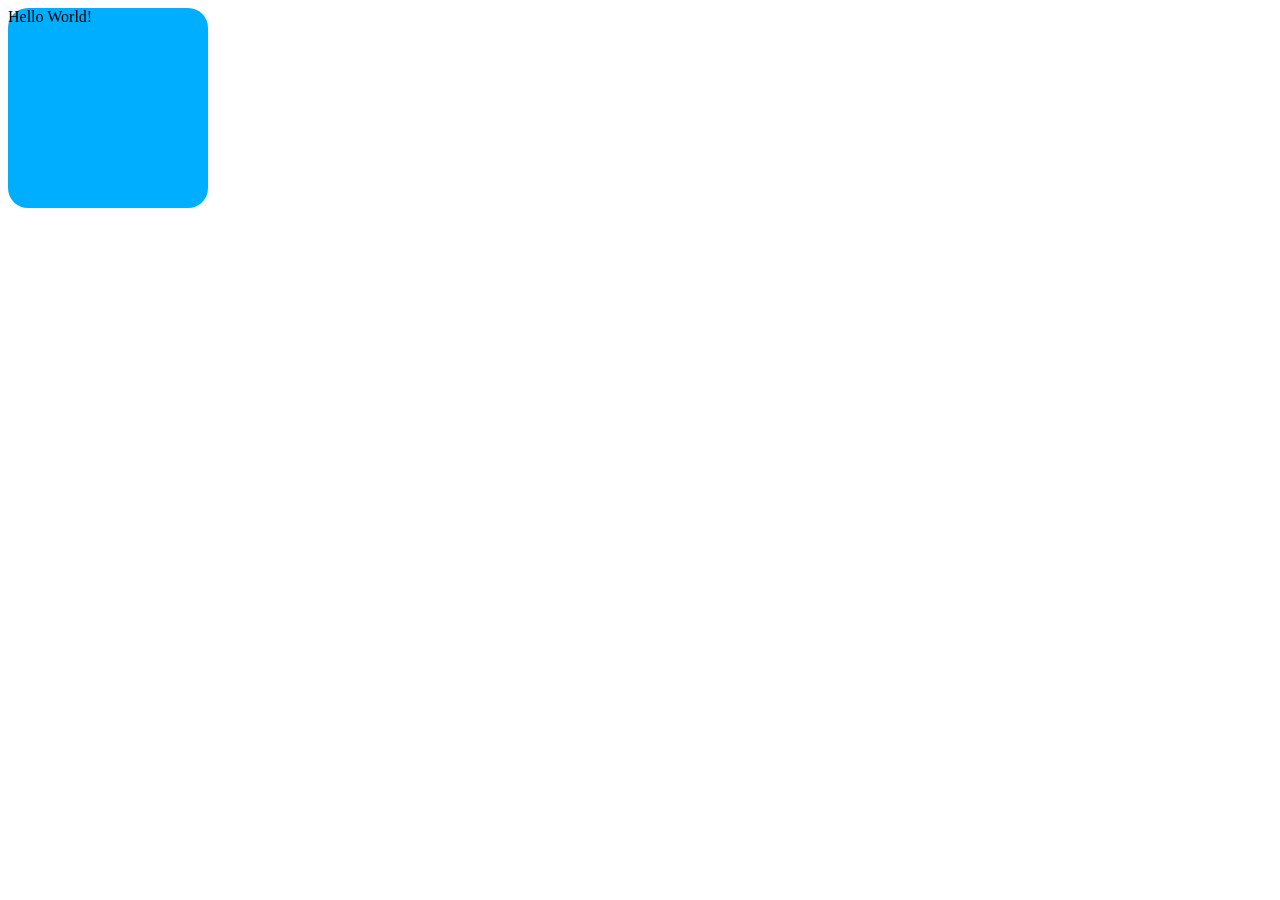
<file: Day7/Transform/Transitions/index.html>
<html lang="en">
<head>
    <meta charset="UTF-8">
    <meta name="viewport" content="width=device-width, initial-scale=1.0">
    <link rel="stylesheet" href="style.css">
    <title>Document</title>
</head>
<body>
    <div>
        Hello World!
    </div>
</body>
</html>
</file>
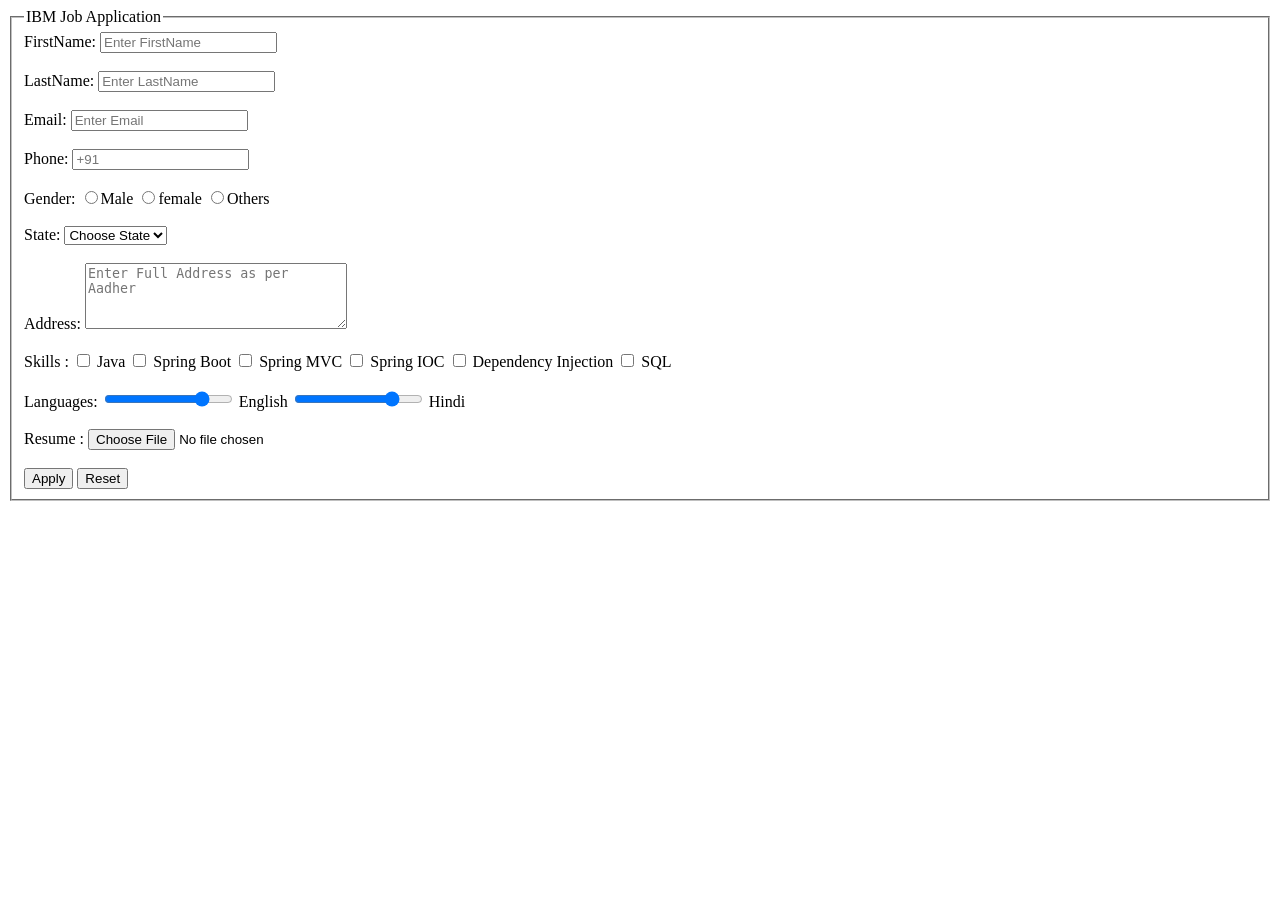
<file: Day3/Job-Application.html>
<!DOCTYPE html>
<html lang="en">
<head>
    <meta charset="UTF-8">
    <meta name="viewport" content="width=device-width, initial-scale=1.0">
    <title>Document</title>
</head>
<body>
    <form action="">
        <fieldset>
            <legend>IBM Job Application</legend>
            <label for="">FirstName: </label>
            <input type="text" placeholder="Enter FirstName">
            <br><br>

            <label for="">LastName: </label>
            <input type="text" placeholder="Enter LastName">
            <br><br>
            
            <label for="">Email: </label>
            <input type="email" placeholder="Enter Email">
            <br><br>
            
            <label for="">Phone: </label>
            <input type="tel" pattern="[6-9]{1}[0-9]{9}" placeholder="+91">
            <br><br>

            <label for="">Gender: </label>
            <input type="radio" value="Male" name="gender">Male 
            <input type="radio" value="Female" name="gender">female
            <input type="radio" value="Others" name="gender">Others
            <br><br>

            <label for="state">State: </label>
            <select name="" id="state">
                <option value="">Choose State</option>
                <option value="Karnataka">KA</option>
                <option value="Andra Pradesh">AP</option>
                <option value="Telangana">TL</option>
                <option value="Tamil nadu">TN</option>
                <option value="Kerala">KL</option>
            </select>
            <br><br>
            <label for="">Address: </label>
            <textarea rows="4" cols="30" placeholder="Enter Full Address as per Aadher" name="" id=""></textarea>
            <br><br>

            <label for="">Skills : </label>
            <input type="checkbox"> Java
            <input type="checkbox"> Spring Boot
            <input type="checkbox"> Spring MVC
            <input type="checkbox"> Spring IOC
            <input type="checkbox"> Dependency Injection
            <input type="checkbox"> SQL 
            <br><br>

            <label for="">Languages: </label>
            <input type="range" value="80"> English
            <input type="range" value="80"> Hindi 
            <br><br>
            <label for="">Resume : </label>
            <input type="file" accept=".pdf">
            <br><br>


            <button type="submit">Apply</button>
            <button type="reset">Reset</button>
        </fieldset>
    </form>
</body>
</html>
</file>
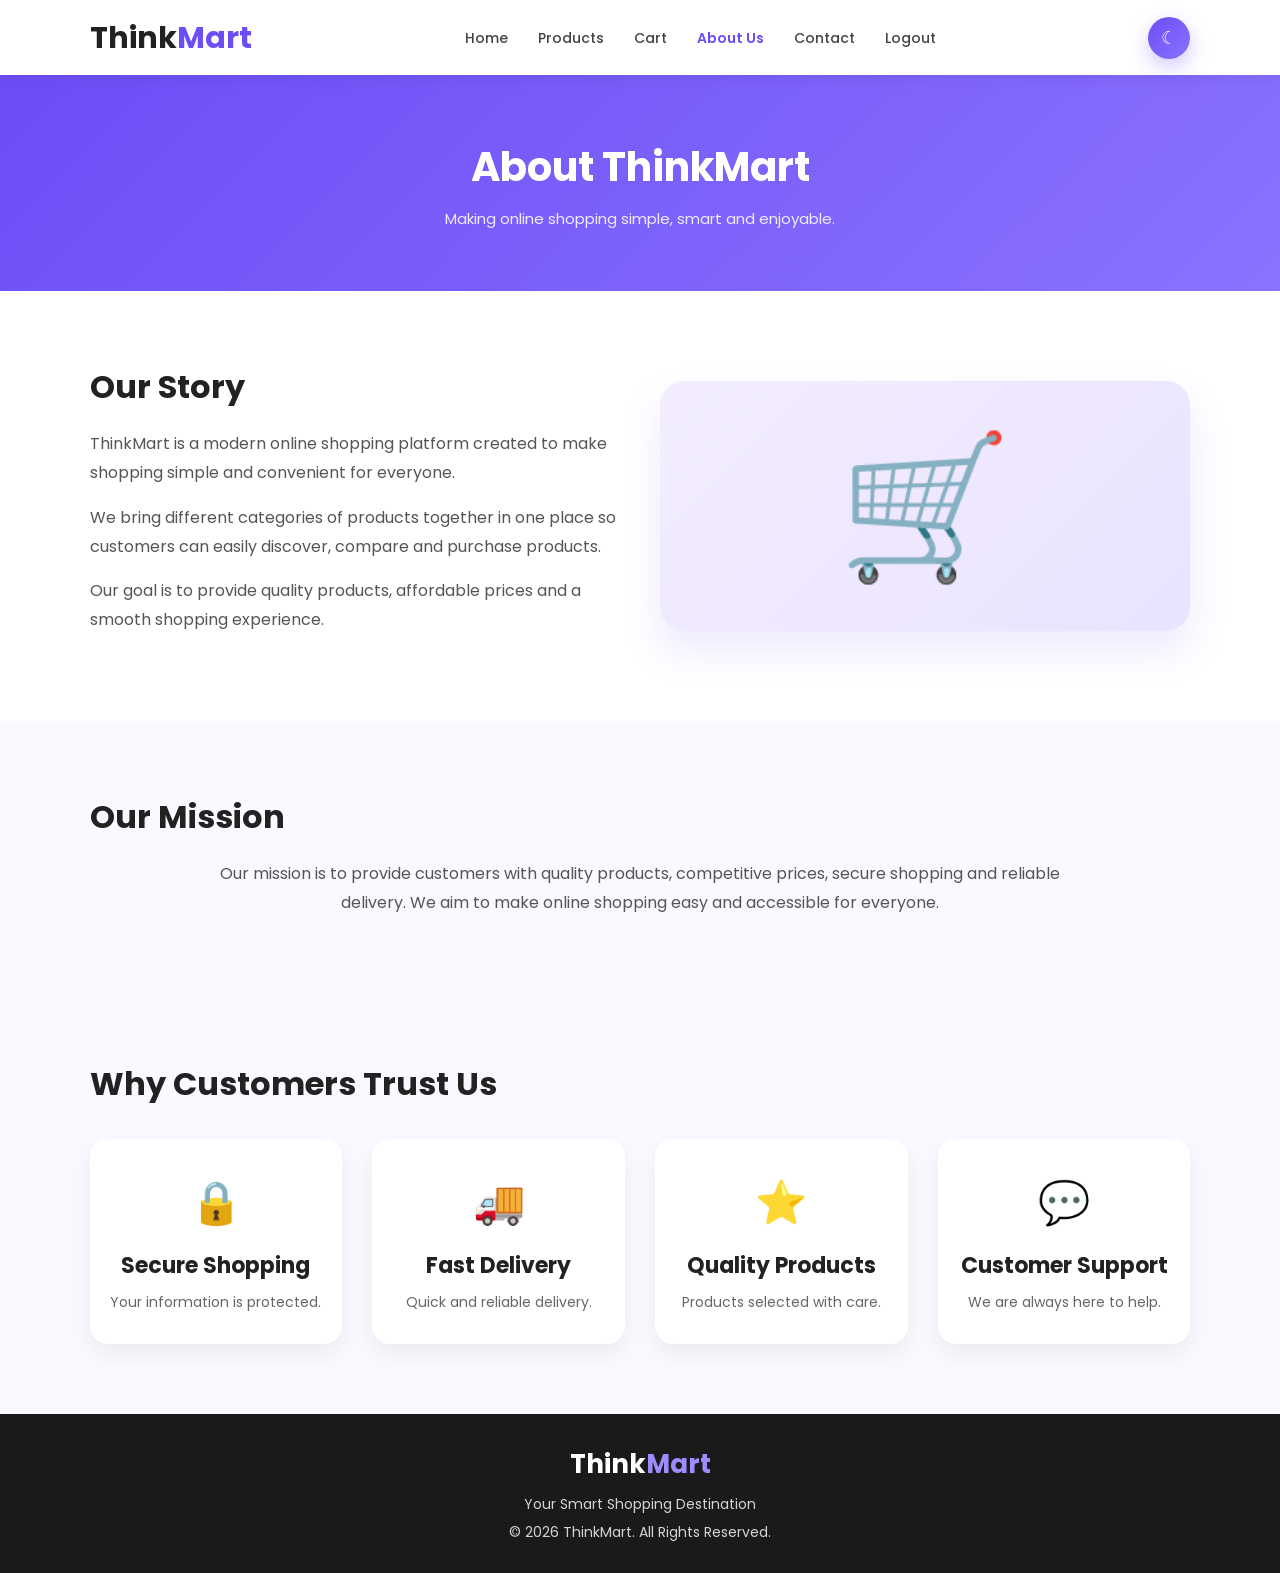
<file: Ecommerce/About.html>
<!DOCTYPE html>
<html lang="en">
<head>
    <meta charset="UTF-8">
    <meta name="viewport" content="width=device-width, initial-scale=1.0">
    <title>ThinkMart - About Us</title>
    <link rel="stylesheet" href="styles/About.css">
</head>

<body>

    <!-- Navigation -->

    <nav class="navbar">

        <div class="logo">
            Think<span>Mart</span>
        </div>

        <ul class="nav-links">
            <li><a href="Home-Page.html">Home</a></li>
            <li><a href="Products.html">Products</a></li>
            <li><a href="Cart.html">Cart</a></li>
            <li><a href="About.html" class="active">About Us</a></li>
            <li><a href="Contact.html">Contact</a></li>
            <li><a href="index.html">Logout</a></li>
        </ul>

        <button class="theme-toggle" type="button" aria-label="Toggle dark mode">☾</button>
    </nav>


    <!-- Header -->

    <section class="page-header">

        <h1>About ThinkMart</h1>

        <p>
            Making online shopping simple, smart and enjoyable.
        </p>

    </section>


    <!-- Our Story -->

    <section class="about-section">

        <div class="about-content">

            <h2>Our Story</h2>

            <p>
                ThinkMart is a modern online shopping platform created
                to make shopping simple and convenient for everyone.
            </p>

            <p>
                We bring different categories of products together
                in one place so customers can easily discover,
                compare and purchase products.
            </p>

            <p>
                Our goal is to provide quality products, affordable
                prices and a smooth shopping experience.
            </p>

        </div>

        <div class="about-image">
            🛒
        </div>

    </section>


    <!-- Mission -->

    <section class="mission-section">

        <h2 class="section-title">Our Mission</h2>

        <p>
            Our mission is to provide customers with quality products,
            competitive prices, secure shopping and reliable delivery.
            We aim to make online shopping easy and accessible for everyone.
        </p>

    </section>


    <!-- Trust Badges -->

    <section class="trust-section">

        <h2 class="section-title">Why Customers Trust Us</h2>

        <div class="trust-container">

            <div class="trust-card">
                <span>🔒</span>
                <h3>Secure Shopping</h3>
                <p>Your information is protected.</p>
            </div>

            <div class="trust-card">
                <span>🚚</span>
                <h3>Fast Delivery</h3>
                <p>Quick and reliable delivery.</p>
            </div>

            <div class="trust-card">
                <span>⭐</span>
                <h3>Quality Products</h3>
                <p>Products selected with care.</p>
            </div>

            <div class="trust-card">
                <span>💬</span>
                <h3>Customer Support</h3>
                <p>We are always here to help.</p>
            </div>

        </div>

    </section>


    <footer>

        <div class="footer-logo">
            Think<span>Mart</span>
        </div>

        <p>Your Smart Shopping Destination</p>

        <p>© 2026 ThinkMart. All Rights Reserved.</p>

    </footer>

    <script>
        const toggle = document.querySelector('.theme-toggle');
        const body = document.body;
        const savedTheme = localStorage.getItem('theme');
        const initialDark = savedTheme ? savedTheme === 'dark' : false;

        body.classList.toggle('dark-mode', initialDark);
        if (toggle) {
            toggle.textContent = initialDark ? '☀' : '☾';
            toggle.addEventListener('click', () => {
                const isDark = body.classList.toggle('dark-mode');
                localStorage.setItem('theme', isDark ? 'dark' : 'light');
                toggle.textContent = isDark ? '☀' : '☾';
            });
        }
    </script>

</body>
</html>
</file>
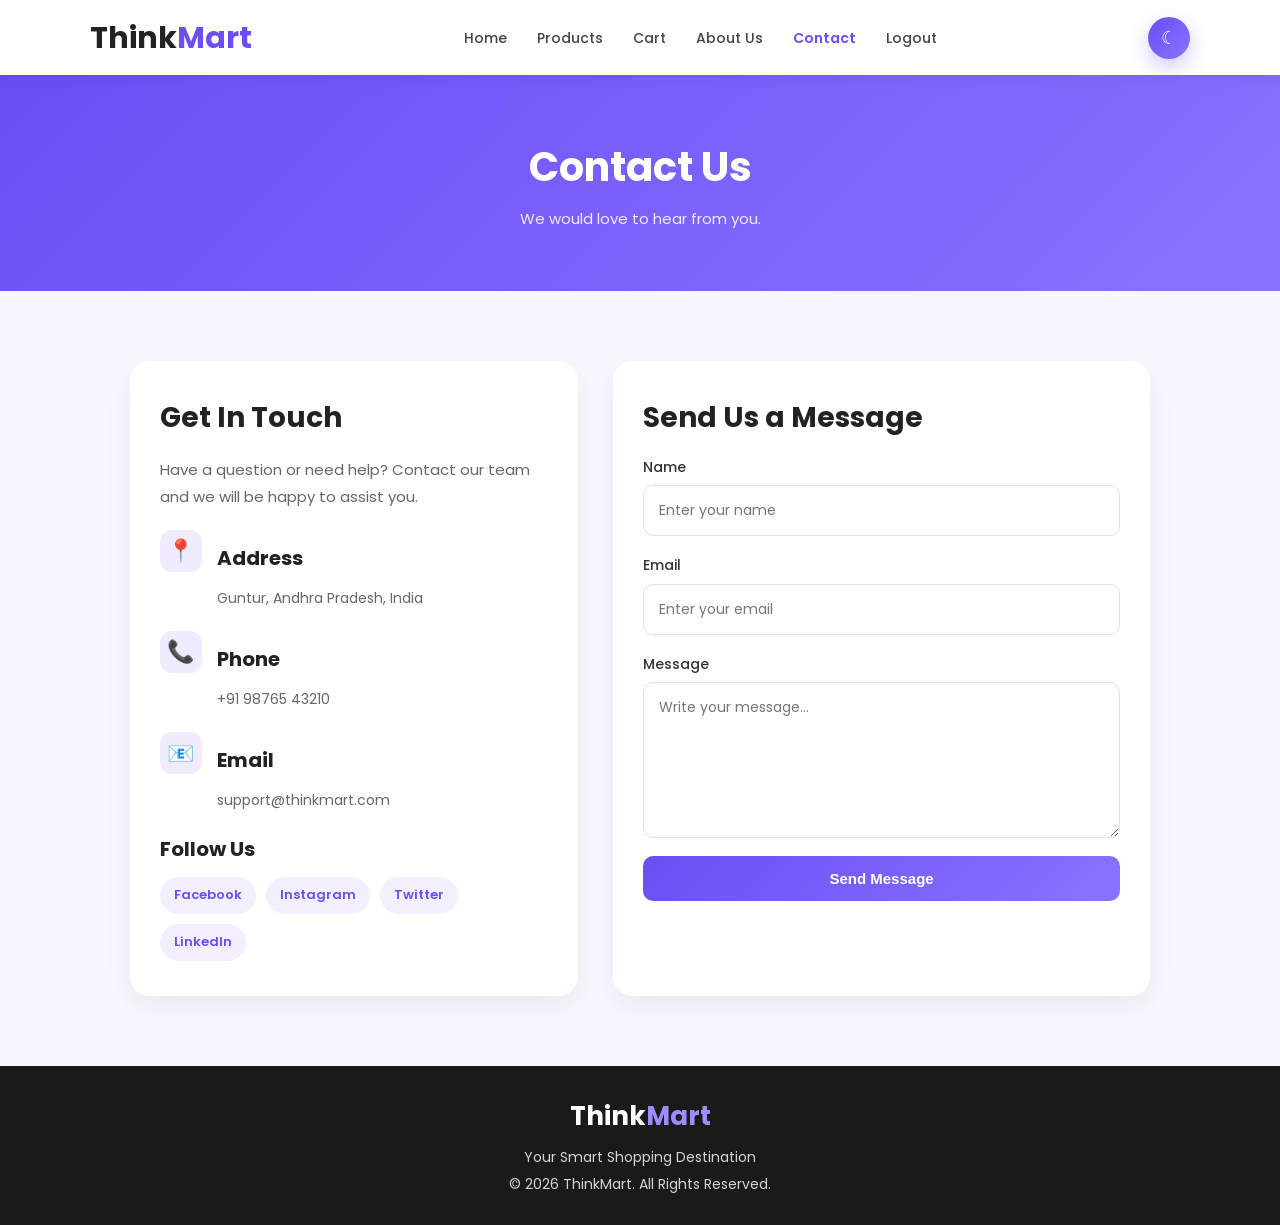
<file: Ecommerce/Contact.html>
<!DOCTYPE html>
<html lang="en">
<head>
    <meta charset="UTF-8">
    <meta name="viewport" content="width=device-width, initial-scale=1.0">
    <title>ThinkMart - Contact Us</title>
    <link rel="stylesheet" href="styles/Contact.css">
</head>

<body>

    <!-- Navigation -->

    <nav class="navbar">

        <div class="logo">
            Think<span>Mart</span>
        </div>

        <ul class="nav-links">
            <li><a href="Home-Page.html">Home</a></li>
            <li><a href="Products.html">Products</a></li>
            <li><a href="Cart.html">Cart</a></li>
            <li><a href="About.html">About Us</a></li>
            <li><a href="Contact.html" class="active">Contact</a></li>
            <li><a href="index.html">Logout</a></li>
        </ul>

        <button class="theme-toggle" type="button" aria-label="Toggle dark mode">☾</button>
    </nav>


    <!-- Header -->

    <section class="page-header">

        <h1>Contact Us</h1>

        <p>
            We would love to hear from you.
        </p>

    </section>


    <!-- Contact Section -->

    <section class="contact-section">

        <!-- Contact Information -->

        <div class="contact-info">

            <h2>Get In Touch</h2>

            <p>
                Have a question or need help?
                Contact our team and we will be happy to assist you.
            </p>

            <div class="contact-detail">

                <span>📍</span>

                <div>
                    <h3>Address</h3>
                    <p>Guntur, Andhra Pradesh, India</p>
                </div>

            </div>


            <div class="contact-detail">

                <span>📞</span>

                <div>
                    <h3>Phone</h3>
                    <p>+91 98765 43210</p>
                </div>

            </div>


            <div class="contact-detail">

                <span>📧</span>

                <div>
                    <h3>Email</h3>
                    <p>support@thinkmart.com</p>
                </div>

            </div>


            <h3>Follow Us</h3>

            <div class="social-links">

                <a href="#">Facebook</a>
                <a href="#">Instagram</a>
                <a href="#">Twitter</a>
                <a href="#">LinkedIn</a>

            </div>

        </div>


        <!-- Contact Form -->

        <div class="contact-form">

            <h2>Send Us a Message</h2>

            <form>

                <label>Name</label>

                <input
                    type="text"
                    placeholder="Enter your name"
                    required
                >


                <label>Email</label>

                <input
                    type="email"
                    placeholder="Enter your email"
                    required
                >


                <label>Message</label>

                <textarea
                    rows="6"
                    placeholder="Write your message..."
                    required
                ></textarea>


                <button
                    type="submit"
                    class="main-btn"
                >
                    Send Message
                </button>

            </form>

        </div>

    </section>


    <footer>

        <div class="footer-logo">
            Think<span>Mart</span>
        </div>

        <p>Your Smart Shopping Destination</p>

        <p>© 2026 ThinkMart. All Rights Reserved.</p>

    </footer>

    <script>
        const toggle = document.querySelector('.theme-toggle');
        const body = document.body;
        const savedTheme = localStorage.getItem('theme');
        const initialDark = savedTheme ? savedTheme === 'dark' : false;

        body.classList.toggle('dark-mode', initialDark);
        if (toggle) {
            toggle.textContent = initialDark ? '☀' : '☾';
            toggle.addEventListener('click', () => {
                const isDark = body.classList.toggle('dark-mode');
                localStorage.setItem('theme', isDark ? 'dark' : 'light');
                toggle.textContent = isDark ? '☀' : '☾';
            });
        }
    </script>

</body>
</html>
</file>
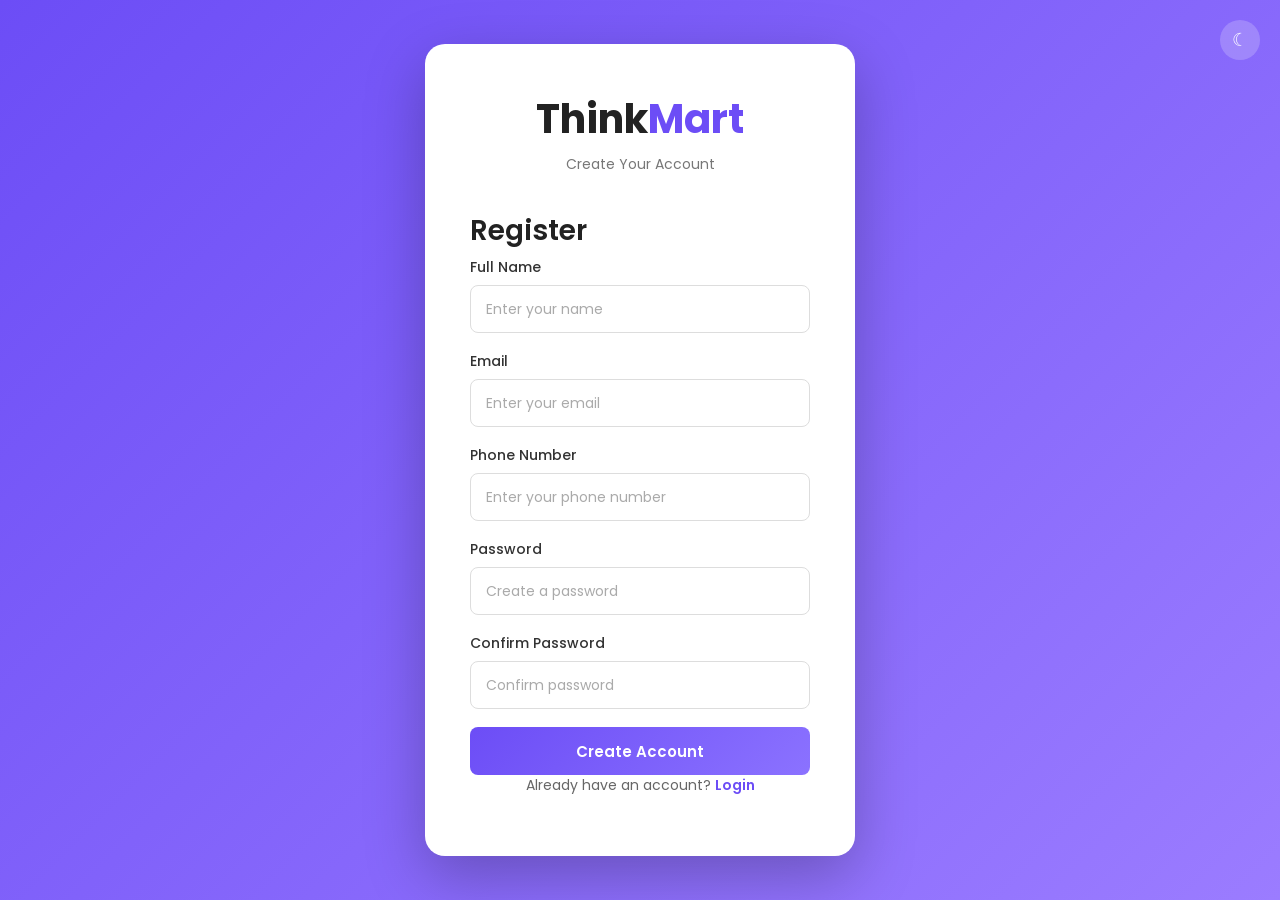
<file: Ecommerce/Register-Page.html>
<!DOCTYPE html>
<html lang="en">
<head>
    <meta charset="UTF-8">
    <meta name="viewport" content="width=device-width, initial-scale=1.0">
    <title>ThinkMart - Register</title>
    <link rel="stylesheet" href="styles/index.css">
</head>

<body class="login-body">

    <button class="theme-toggle" type="button" aria-label="Toggle dark mode">☾</button>

        <div class="login-box register-box">

            <h1>Think<span>Mart</span></h1>
            <p class="subtitle">Create Your Account</p>

            <h2>Register</h2>

            <form>

                <label>Full Name</label>
                <input type="text" placeholder="Enter your name" required>

                <label>Email</label>
                <input type="email" placeholder="Enter your email" required>

                <label>Phone Number</label>
                <input type="tel" placeholder="Enter your phone number" required>

                <label>Password</label>
                <input type="password" placeholder="Create a password" required>

                <label>Confirm Password</label>
                <input type="password" placeholder="Confirm password" required>

                <button type="submit" class="main-btn">
                    Create Account
                </button>

            </form>

            <p class="account-text">
                Already have an account?
                <a href="index.html">Login</a>
            </p>

        </div>

    </div>

    <script>
        const toggle = document.querySelector('.theme-toggle');
        const body = document.body;
        const savedTheme = localStorage.getItem('theme');
        const initialDark = savedTheme ? savedTheme === 'dark' : false;

        body.classList.toggle('dark-mode', initialDark);
        if (toggle) {
            toggle.textContent = initialDark ? '☀' : '☾';
            toggle.addEventListener('click', () => {
                const isDark = body.classList.toggle('dark-mode');
                localStorage.setItem('theme', isDark ? 'dark' : 'light');
                toggle.textContent = isDark ? '☀' : '☾';
            });
        }
    </script>

</body>
</html>
</file>
<file: Ecommerce/styles/index.css>
/* =========================================
   THINKMART LOGIN PAGE - INDEX.CSS
========================================= */


/* =========================================
   GOOGLE FONT
========================================= */

@import url('https://fonts.googleapis.com/css2?family=Poppins:wght@300;400;500;600;700&display=swap');


/* =========================================
   RESET
========================================= */

* {
    margin: 0;
    padding: 0;
    box-sizing: border-box;
}


/* =========================================
   BODY
========================================= */

body.login-body {

    min-height: 100vh;

    font-family: 'Poppins', sans-serif;

    background: linear-gradient(
        135deg,
        #6c4df6,
        #9b7cff
    );
    transition: background 0.3s ease;

    display: flex;

    justify-content: center;

    align-items: center;

    padding: 30px;
}


/* =========================================
   LOGIN CONTAINER
========================================= */

.login-container {

    width: 100%;

    display: flex;

    justify-content: center;

    align-items: center;
}


/* =========================================
   LOGIN BOX
========================================= */

.theme-toggle {
    position: fixed;
    top: 20px;
    right: 20px;
    border: none;
    background: rgba(255, 255, 255, 0.2);
    color: #fff;
    width: 40px;
    height: 40px;
    border-radius: 50%;
    cursor: pointer;
    font-size: 18px;
    margin-left: 15px;
    z-index: 20;
}

body.dark-mode {
    background: linear-gradient(135deg, #020817, #0f172a);
}

body.dark-mode .login-box {
    background: #111827;
    color: #e2e8f0;
    box-shadow: 0 20px 60px rgba(0, 0, 0, 0.45);
}

body.dark-mode .login-box h1,
body.dark-mode .login-box h2,
body.dark-mode .login-box label,
body.dark-mode .account-text,
body.dark-mode .guest-link,
body.dark-mode .subtitle,
body.dark-mode .login-description {
    color: #e2e8f0;
}

body.dark-mode .login-box input {
    background: #0f172a;
    color: #e2e8f0;
    border-color: rgba(148, 163, 184, 0.3);
}

.login-box {

    width: 430px;

    background: #ffffff;

    padding: 45px;

    border-radius: 20px;

    box-shadow:
        0 20px 60px
        rgba(0, 0, 0, 0.25);

    animation: fadeIn 0.6s ease;
}


/* =========================================
   ANIMATION
========================================= */

@keyframes fadeIn {

    from {

        opacity: 0;

        transform: translateY(20px);

    }

    to {

        opacity: 1;

        transform: translateY(0);

    }

}


/* =========================================
   LOGO
========================================= */

.login-box h1 {

    text-align: center;

    font-size: 40px;

    font-weight: 700;

    color: #222;

    margin-bottom: 5px;
}


.login-box h1 span {

    color: #6c4df6;
}


/* =========================================
   SUBTITLE
========================================= */

.subtitle {

    text-align: center;

    color: #777;

    font-size: 14px;

    margin-bottom: 35px;
}


/* =========================================
   LOGIN HEADING
========================================= */

.login-box h2 {

    color: #222;

    font-size: 28px;

    font-weight: 600;

    margin-bottom: 5px;
}


.login-description {

    color: #777;

    font-size: 14px;

    margin-bottom: 25px;
}


/* =========================================
   FORM
========================================= */

.login-box form {

    display: flex;

    flex-direction: column;
}


/* =========================================
   LABEL
========================================= */

.login-box label {

    color: #333;

    font-size: 14px;

    font-weight: 500;

    margin-bottom: 7px;
}


/* =========================================
   INPUT
========================================= */

.login-box input {

    width: 100%;

    height: 48px;

    padding: 0 15px;

    border: 1px solid #dddddd;

    border-radius: 8px;

    outline: none;

    font-family: 'Poppins', sans-serif;

    font-size: 14px;

    margin-bottom: 18px;

    transition: 0.3s;
}


/* =========================================
   INPUT HOVER
========================================= */

.login-box input:hover {

    border-color: #b5a7ff;
}


/* =========================================
   INPUT FOCUS
========================================= */

.login-box input:focus {

    border-color: #6c4df6;

    box-shadow:
        0 0 0 3px
        rgba(108, 77, 246, 0.12);
}


/* =========================================
   PLACEHOLDER
========================================= */

.login-box input::placeholder {

    color: #aaa;
}


/* =========================================
   FORGOT PASSWORD
========================================= */

.forgot-password {

    text-align: right;

    margin-top: -5px;

    margin-bottom: 20px;
}


.forgot-password a {

    color: #6c4df6;

    text-decoration: none;

    font-size: 13px;

    font-weight: 500;
}


.forgot-password a:hover {

    text-decoration: underline;
}


/* =========================================
   LOGIN BUTTON
========================================= */

.main-btn {

    width: 100%;

    height: 48px;

    border: none;

    border-radius: 8px;

    background: linear-gradient(
        135deg,
        #6c4df6,
        #8b72ff
    );

    color: #ffffff;

    font-family: 'Poppins', sans-serif;

    font-size: 15px;

    font-weight: 600;

    cursor: pointer;

    transition: all 0.3s ease;
}


/* =========================================
   BUTTON HOVER
========================================= */

.main-btn:hover {

    background: linear-gradient(
        135deg,
        #5738df,
        #765be8
    );

    transform: translateY(-2px);

    box-shadow:
        0 8px 20px
        rgba(108, 77, 246, 0.35);
}


/* =========================================
   BUTTON ACTIVE
========================================= */

.main-btn:active {

    transform: translateY(0);

}


/* =========================================
   DIVIDER
========================================= */

.divider {

    display: flex;

    align-items: center;

    gap: 12px;

    margin: 25px 0;
}


.divider::before {

    content: "";

    height: 1px;

    background: #dddddd;

    flex: 1;
}


.divider::after {

    content: "";

    height: 1px;

    background: #dddddd;

    flex: 1;
}


.divider span {

    color: #999;

    font-size: 12px;

    font-weight: 500;
}


/* =========================================
   ACCOUNT TEXT
========================================= */

.account-text {

    text-align: center;

    color: #666;

    font-size: 14px;

    margin-bottom: 15px;
}


.account-text a {

    color: #6c4df6;

    text-decoration: none;

    font-weight: 600;
}


.account-text a:hover {

    text-decoration: underline;
}


/* =========================================
   GUEST LINK
========================================= */

.guest-link {

    display: block;

    width: 100%;

    padding: 12px;

    text-align: center;

    border: 1px solid #6c4df6;

    border-radius: 8px;

    color: #6c4df6;

    background: white;

    text-decoration: none;

    font-size: 14px;

    font-weight: 500;

    transition: all 0.3s ease;
}


.guest-link:hover {

    background: #6c4df6;

    color: white;

    transform: translateY(-2px);
}


/* =========================================
   RESPONSIVE DESIGN
========================================= */

@media (max-width: 500px) {

    body.login-body {

        padding: 15px;

    }


    .login-box {

        width: 100%;

        padding: 30px 25px;

        border-radius: 15px;

    }


    .login-box h1 {

        font-size: 32px;

    }


    .login-box h2 {

        font-size: 24px;

    }

}
</file>
<file: Day7/Transform/style.css>
div{
    height: 400px;
    width: 400px;
    background-color: #00aeff;
    font-size: 30px;
}
div:hover{
    background-color: #ff00ae;
    transform: rotate(100deg);
    transform: scale(1.0);
    transform: translate(200px,200px);
    transform: skew(180deg);

}
</file>
<file: Day8/Position/style.css>
div{
    height:100px;
    width:100px;
    background-color:aqua;
    border:2px solid black;
    display:inline-block;
}
#box1{
    position:static;
    top:10px;
    right:20px;
}
#box2{
    position:relative;
    top:10px;
    left:20px;
}
#box3{
    position:absolute;
    top:200px;
}
#box4{
    position: sticky;
    top:50px;
}
#box5{
    position:fixed;
    top:20px;
}
</file>
<file: Day7/Transform/Transitions/style.css>
div{
    height: 200px;
    width:200px;
    background-color: #00aeff;
    border-radius: 10%;
}
div:hover{
    background-color: #ff00ae;
    transition: background-color 1s ease-in-out;
}
div:active{
    background-color: #00ffae;
    transition: background-color 1s ease-in-out;
}
</file>
<file: Ecommerce/styles/About.css>
@import url('https://fonts.googleapis.com/css2?family=Poppins:wght@300;400;500;600;700&display=swap');

* {
    margin: 0;
    padding: 0;
    box-sizing: border-box;
}

body {
    font-family: 'Poppins', sans-serif;
    background: #f8f7ff;
    color: #222;
    line-height: 1.6;
    transition: background 0.3s ease, color 0.3s ease;
}

body.dark-mode {
    background: #0f172a;
    color: #e2e8f0;
}

body.dark-mode .navbar,
body.dark-mode .team-card,
body.dark-mode .trust-card,
body.dark-mode .about-image,
body.dark-mode .mission-section,
body.dark-mode .team-section,
body.dark-mode .trust-section {
    background: #111827;
    color: #e2e8f0;
    border-color: rgba(148, 163, 184, 0.2);
}

body.dark-mode .nav-links a,
body.dark-mode .logo,
body.dark-mode .about-content h2,
body.dark-mode .section-title,
body.dark-mode .team-card h3,
body.dark-mode .trust-card h3,
body.dark-mode .about-content p,
body.dark-mode .mission-section p,
body.dark-mode .team-card p,
body.dark-mode .trust-card p {
    color: #e2e8f0;
}

a {
    text-decoration: none;
}

.navbar {
    width: 100%;
    height: 75px;
    padding: 0 7%;
    background: #ffffff;
    display: flex;
    align-items: center;
    justify-content: space-between;
    box-shadow: 0 2px 15px rgba(0, 0, 0, 0.08);
    position: sticky;
    top: 0;
    z-index: 1000;
}

.logo {
    font-size: 30px;
    font-weight: 700;
    color: #222;
}

.logo span {
    color: #6c4df6;
}

.nav-links {
    display: flex;
    align-items: center;
    gap: 30px;
    list-style: none;
}

.nav-links li {
    list-style: none;
}

.nav-links a {
    color: #444;
    font-size: 14px;
    font-weight: 500;
    transition: all 0.3s ease;
}

.nav-links a:hover,
.nav-links a.active {
    color: #6c4df6;
    font-weight: 600;
}

.theme-toggle {
    border: none;
    background: linear-gradient(135deg, #6c4df6, #8b72ff);
    color: #fff;
    width: 42px;
    height: 42px;
    border-radius: 50%;
    cursor: pointer;
    font-size: 18px;
    box-shadow: 0 8px 20px rgba(108, 77, 246, 0.3);
    transition: transform 0.3s ease;
}

.theme-toggle:hover {
    transform: rotate(18deg) scale(1.05);
}

.page-header {
    text-align: center;
    padding: 60px 20px;
    background: linear-gradient(135deg, #6c4df6, #8b72ff);
    color: #ffffff;
}

.page-header h1 {
    font-size: 40px;
    font-weight: 700;
    margin-bottom: 8px;
}

.page-header p {
    font-size: 15px;
    color: #eeeaff;
}

.about-section {
    display: flex;
    align-items: center;
    justify-content: space-between;
    gap: 40px;
    padding: 70px 7%;
    background: #ffffff;
}

.about-content {
    flex: 1;
}

.about-content h2,
.section-title {
    font-size: 32px;
    margin-bottom: 18px;
    color: #222;
}

.about-content p {
    color: #555;
    font-size: 16px;
    line-height: 1.8;
    margin-bottom: 16px;
}

.about-image {
    flex: 1;
    display: flex;
    justify-content: center;
    align-items: center;
    min-height: 250px;
    font-size: 140px;
    background: linear-gradient(135deg, #f3edff, #eae3ff);
    border-radius: 24px;
    box-shadow: 0 20px 40px rgba(108, 77, 246, 0.12);
}

.mission-section,
.team-section,
.trust-section {
    padding: 70px 7%;
    background: #faf9ff;
}

.mission-section p {
    max-width: 900px;
    color: #555;
    font-size: 16px;
    line-height: 1.8;
    margin: 0 auto;
    text-align: center;
}

.team-container,
.trust-container {
    display: grid;
    grid-template-columns: repeat(3, 1fr);
    gap: 30px;
    margin-top: 30px;
}

.team-card,
.trust-card {
    background: #fff;
    border-radius: 18px;
    padding: 30px 20px;
    text-align: center;
    box-shadow: 0 10px 25px rgba(0, 0, 0, 0.06);
    transition: 0.3s ease;
}

.team-card:hover,
.trust-card:hover {
    transform: translateY(-6px);
    box-shadow: 0 18px 35px rgba(0, 0, 0, 0.10);
}

.team-icon,
.trust-card span {
    font-size: 42px;
    margin-bottom: 12px;
    display: inline-block;
}

.team-card h3,
.trust-card h3 {
    font-size: 22px;
    margin-bottom: 8px;
    color: #222;
}

.team-card p,
.trust-card p {
    color: #666;
    font-size: 14px;
    line-height: 1.6;
}

.trust-container {
    grid-template-columns: repeat(4, 1fr);
}

footer {
    background: #1a1a1a;
    color: #fff;
    text-align: center;
    padding: 30px 20px;
}

.footer-logo {
    font-size: 26px;
    font-weight: 700;
    margin-bottom: 8px;
}

.footer-logo span {
    color: #9d8cff;
}

footer p {
    font-size: 14px;
    color: #d4d4d4;
    margin-top: 5px;
}

@media (max-width: 900px) {
    .about-section {
        flex-direction: column;
        text-align: center;
    }

    .team-container,
    .trust-container {
        grid-template-columns: repeat(2, 1fr);
    }
}

@media (max-width: 600px) {
    .navbar {
        height: auto;
        padding: 15px 20px;
        flex-direction: column;
        gap: 12px;
    }

    .nav-links {
        flex-wrap: wrap;
        justify-content: center;
        gap: 12px 18px;
    }

    .team-container,
    .trust-container {
        grid-template-columns: 1fr;
    }
}
</file>
<file: Ecommerce/styles/Contact.css>
@import url('https://fonts.googleapis.com/css2?family=Poppins:wght@300;400;500;600;700&display=swap');

* {
    margin: 0;
    padding: 0;
    box-sizing: border-box;
}

body {
    font-family: 'Poppins', sans-serif;
    background: #f8f7ff;
    color: #222;
    line-height: 1.6;
    transition: background 0.3s ease, color 0.3s ease;
}

body.dark-mode {
    background: #0f172a;
    color: #e2e8f0;
}

body.dark-mode .navbar,
body.dark-mode .contact-info,
body.dark-mode .contact-form,
body.dark-mode .social-links a {
    background: #111827;
    color: #e2e8f0;
    border-color: rgba(148, 163, 184, 0.2);
}

body.dark-mode .nav-links a,
body.dark-mode .logo,
body.dark-mode .contact-info h2,
body.dark-mode .contact-form h2,
body.dark-mode .contact-detail h3,
body.dark-mode .contact-detail p,
body.dark-mode .contact-info p,
body.dark-mode .contact-form label,
body.dark-mode .social-links a {
    color: #e2e8f0;
}

a {
    text-decoration: none;
}

.navbar {
    width: 100%;
    height: 75px;
    padding: 0 7%;
    background: #ffffff;
    display: flex;
    align-items: center;
    justify-content: space-between;
    box-shadow: 0 2px 15px rgba(0, 0, 0, 0.08);
    position: sticky;
    top: 0;
    z-index: 1000;
}

.logo {
    font-size: 30px;
    font-weight: 700;
    color: #222;
}

.logo span {
    color: #6c4df6;
}

.nav-links {
    display: flex;
    align-items: center;
    gap: 30px;
    list-style: none;
}

.nav-links li {
    list-style: none;
}

.nav-links a {
    color: #444;
    font-size: 14px;
    font-weight: 500;
    transition: all 0.3s ease;
}

.nav-links a:hover,
.nav-links a.active {
    color: #6c4df6;
    font-weight: 600;
}

.theme-toggle {
    border: none;
    background: linear-gradient(135deg, #6c4df6, #8b72ff);
    color: #fff;
    width: 42px;
    height: 42px;
    border-radius: 50%;
    cursor: pointer;
    font-size: 18px;
    box-shadow: 0 8px 20px rgba(108, 77, 246, 0.3);
    transition: transform 0.3s ease;
}

.theme-toggle:hover {
    transform: rotate(18deg) scale(1.05);
}

.page-header {
    text-align: center;
    padding: 60px 20px;
    background: linear-gradient(135deg, #6c4df6, #8b72ff);
    color: #ffffff;
}

.page-header h1 {
    font-size: 40px;
    font-weight: 700;
    margin-bottom: 8px;
}

.page-header p {
    font-size: 15px;
    color: #eeeaff;
}

.contact-section {
    display: grid;
    grid-template-columns: 1fr 1.2fr;
    gap: 35px;
    max-width: 1200px;
    margin: 70px auto;
    padding: 0 7%;
}

.contact-info,
.contact-form {
    background: #ffffff;
    border-radius: 20px;
    padding: 35px 30px;
    box-shadow: 0 10px 30px rgba(0, 0, 0, 0.06);
}

.contact-info h2,
.contact-form h2 {
    font-size: 28px;
    margin-bottom: 15px;
    color: #222;
}

.contact-info p {
    color: #666;
    font-size: 15px;
    line-height: 1.8;
    margin-bottom: 20px;
}

.contact-detail {
    display: flex;
    align-items: flex-start;
    gap: 15px;
    margin-bottom: 20px;
}

.contact-detail span {
    width: 42px;
    height: 42px;
    border-radius: 12px;
    display: inline-flex;
    align-items: center;
    justify-content: center;
    font-size: 22px;
    background: #f1ebff;
}

.contact-detail h3 {
    font-size: 18px;
    margin-bottom: 3px;
    color: #222;
}

.contact-detail p {
    margin: 0;
    color: #666;
    font-size: 14px;
}

.contact-info h3 {
    margin-top: 12px;
    margin-bottom: 12px;
    font-size: 20px;
    color: #222;
}

.social-links {
    display: flex;
    flex-wrap: wrap;
    gap: 10px;
}

.social-links a {
    background: #f3efff;
    color: #6c4df6;
    padding: 8px 14px;
    border-radius: 999px;
    font-size: 13px;
    font-weight: 600;
    transition: 0.3s ease;
}

.social-links a:hover {
    background: #6c4df6;
    color: #fff;
}

.contact-form form {
    display: flex;
    flex-direction: column;
}

.contact-form label {
    font-size: 14px;
    font-weight: 500;
    color: #333;
    margin-bottom: 7px;
}

.contact-form input,
.contact-form textarea {
    width: 100%;
    border: 1px solid #e0dff4;
    border-radius: 10px;
    padding: 14px 15px;
    margin-bottom: 18px;
    font-family: 'Poppins', sans-serif;
    font-size: 14px;
    resize: vertical;
    transition: all 0.3s ease;
}

.contact-form input:focus,
.contact-form textarea:focus {
    outline: none;
    border-color: #6c4df6;
    box-shadow: 0 0 0 3px rgba(108, 77, 246, 0.12);
}

.main-btn {
    border: none;
    border-radius: 10px;
    background: linear-gradient(135deg, #6c4df6, #8b72ff);
    color: #fff;
    font-size: 15px;
    font-weight: 600;
    padding: 14px 20px;
    cursor: pointer;
    transition: 0.3s ease;
}

.main-btn:hover {
    transform: translateY(-2px);
    box-shadow: 0 10px 25px rgba(108, 77, 246, 0.25);
}

footer {
    background: #1a1a1a;
    color: #fff;
    text-align: center;
    padding: 30px 20px;
}

.footer-logo {
    font-size: 26px;
    font-weight: 700;
    margin-bottom: 8px;
}

.footer-logo span {
    color: #9d8cff;
}

footer p {
    font-size: 14px;
    color: #d4d4d4;
    margin-top: 5px;
}

@media (max-width: 900px) {
    .contact-section {
        grid-template-columns: 1fr;
    }
}

@media (max-width: 600px) {
    .navbar {
        height: auto;
        padding: 15px 20px;
        flex-direction: column;
        gap: 12px;
    }

    .nav-links {
        flex-wrap: wrap;
        justify-content: center;
        gap: 12px 18px;
    }
}
</file>
